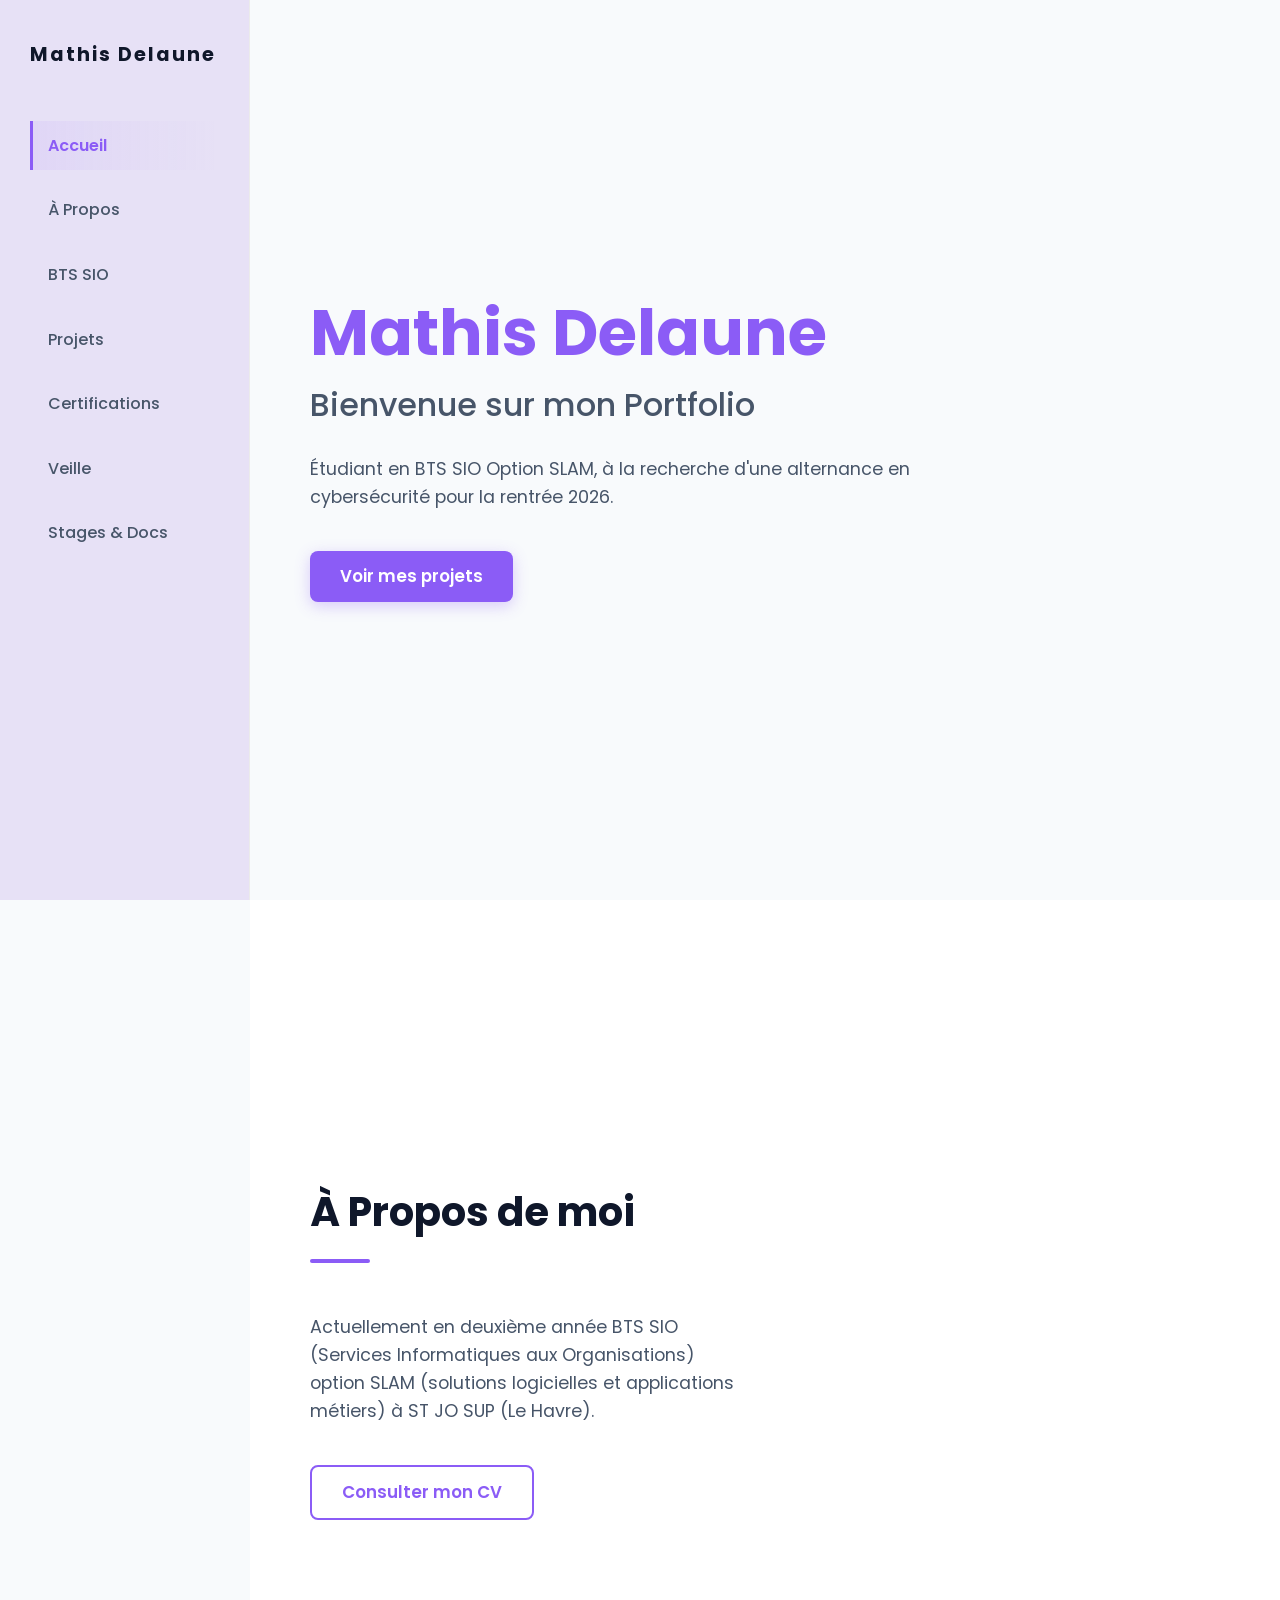
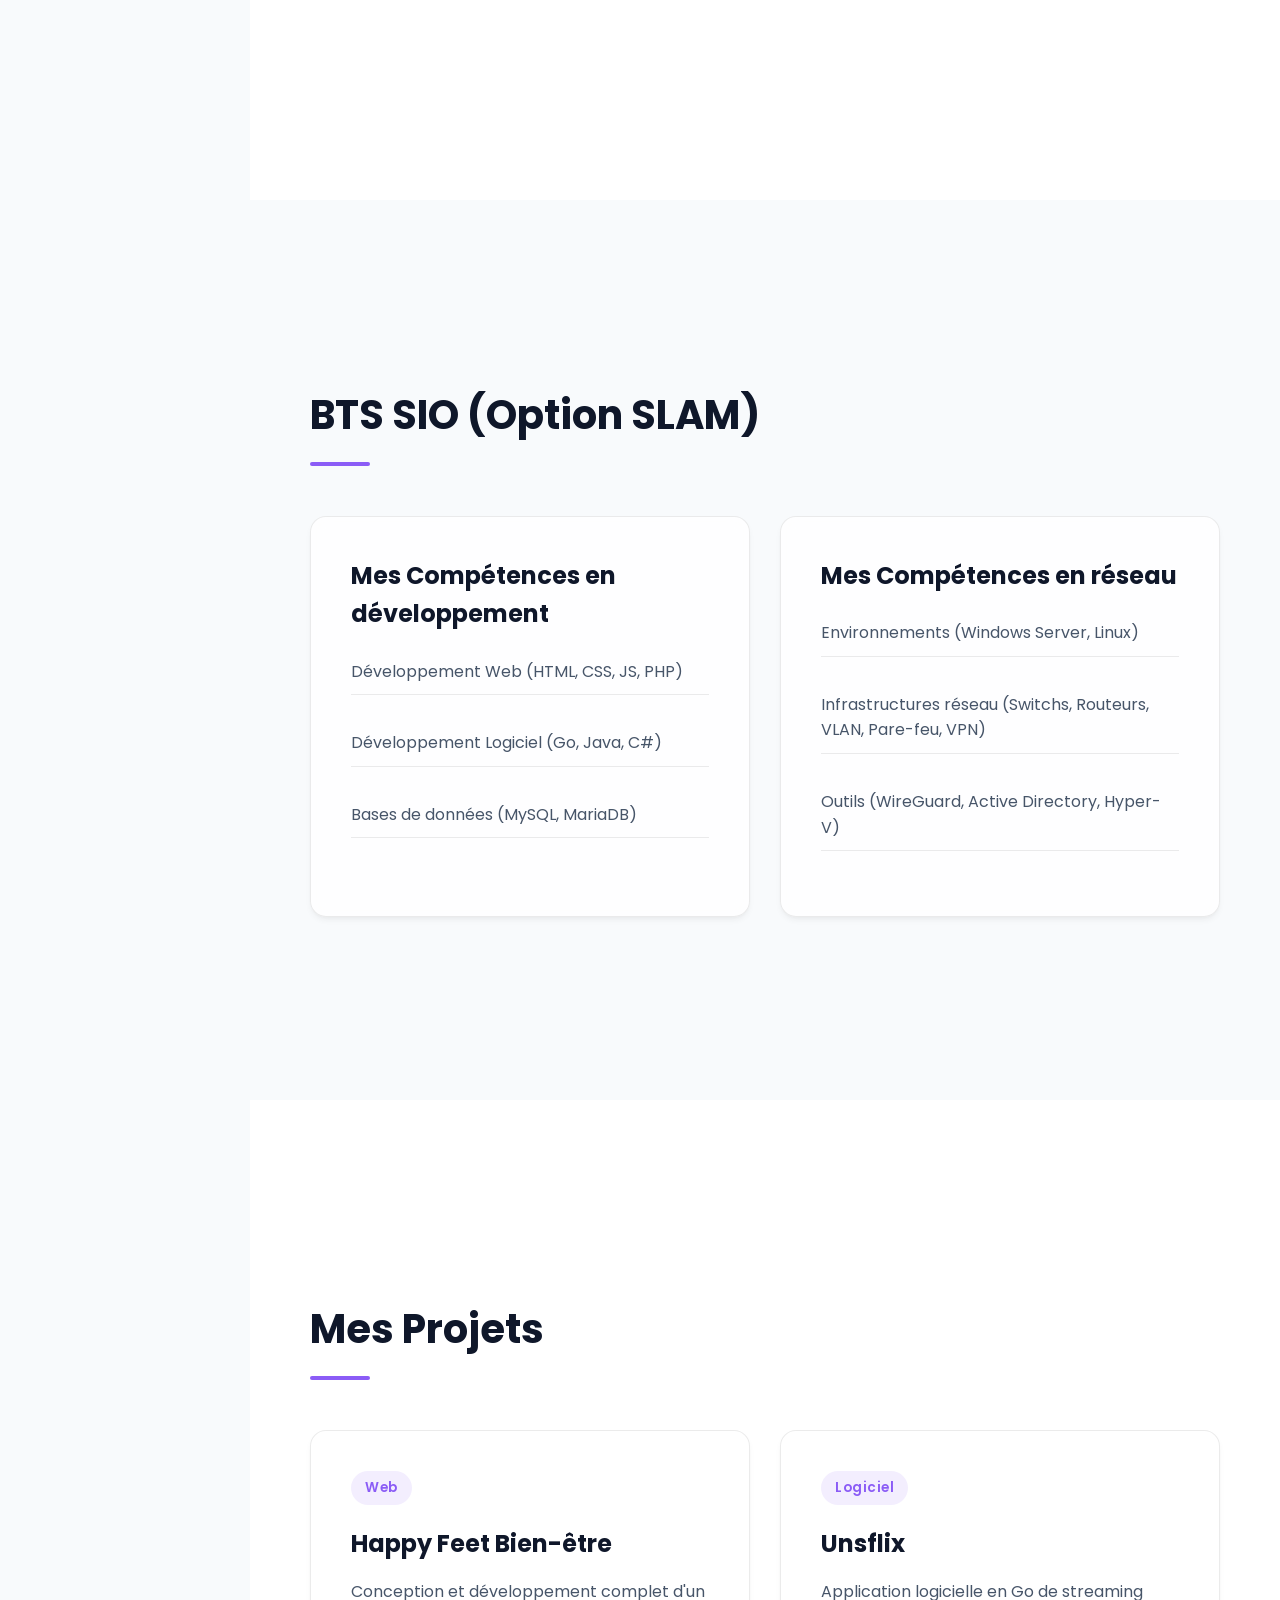
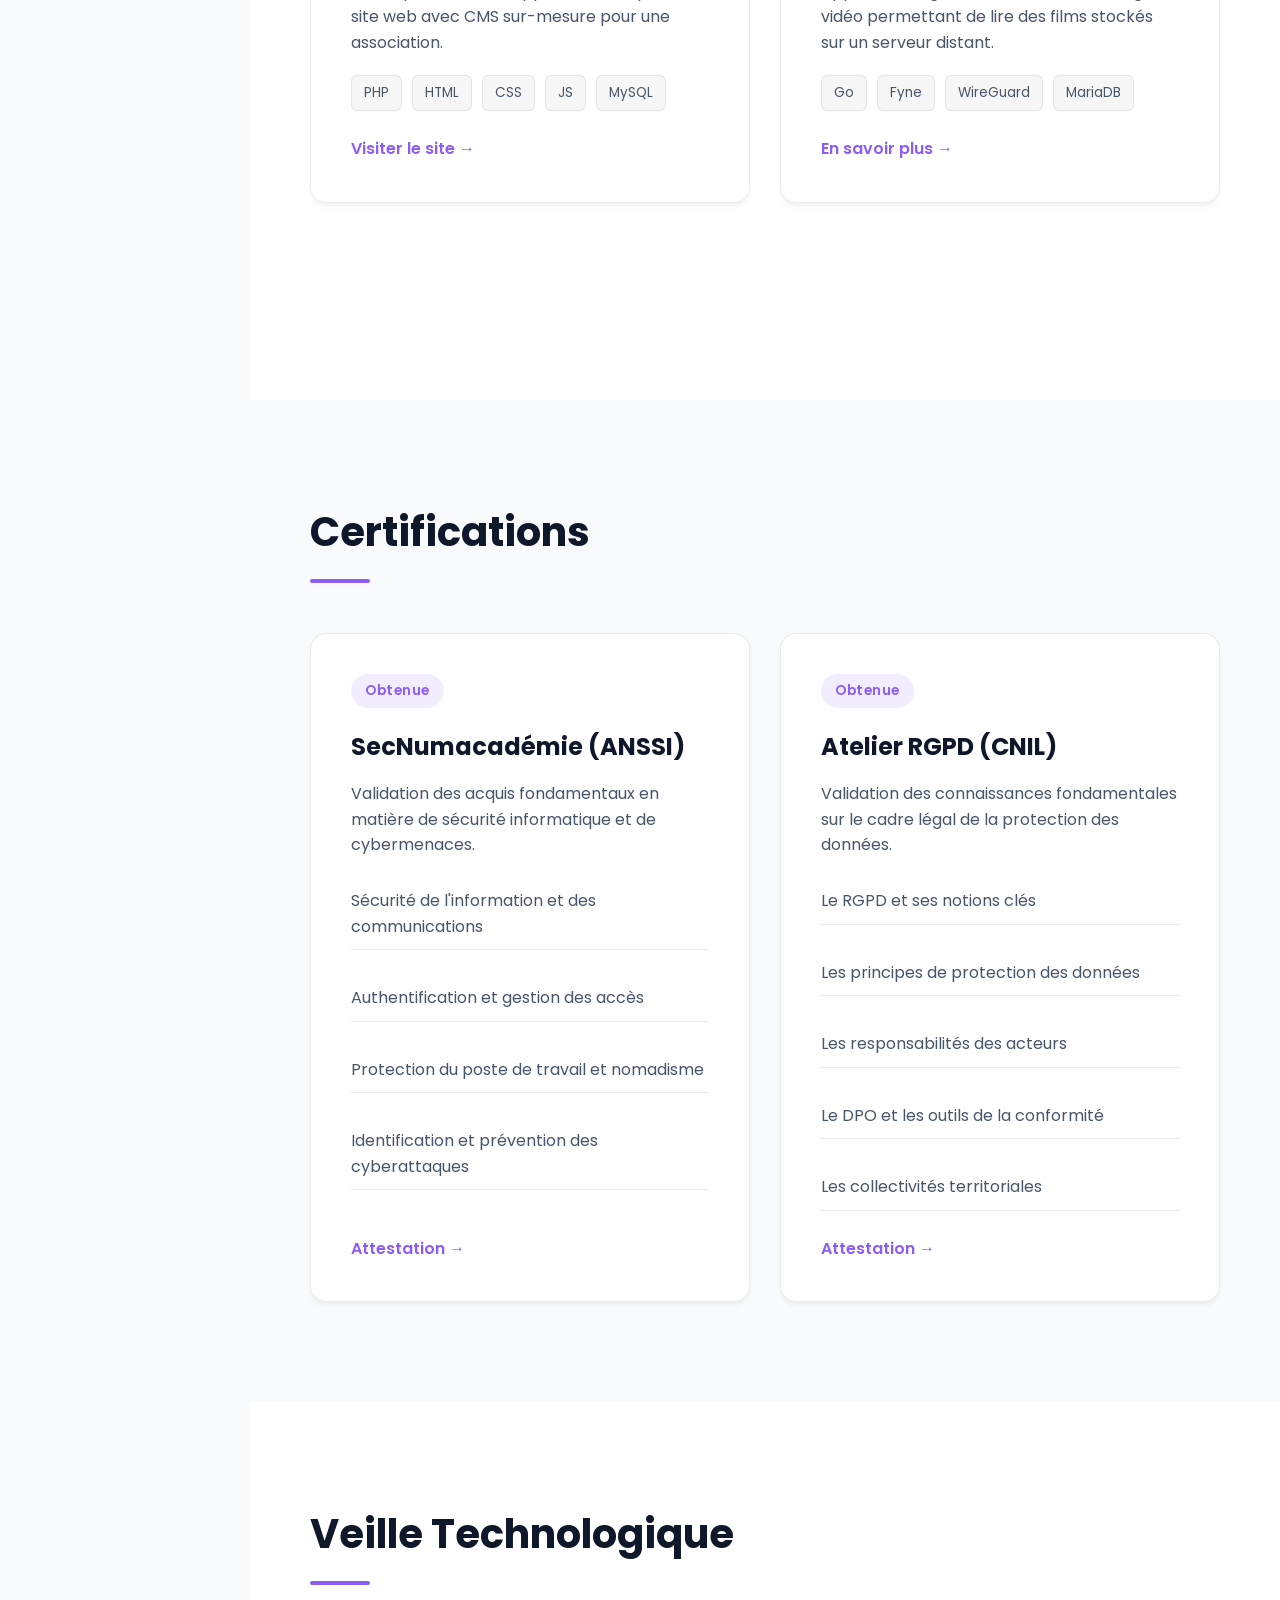
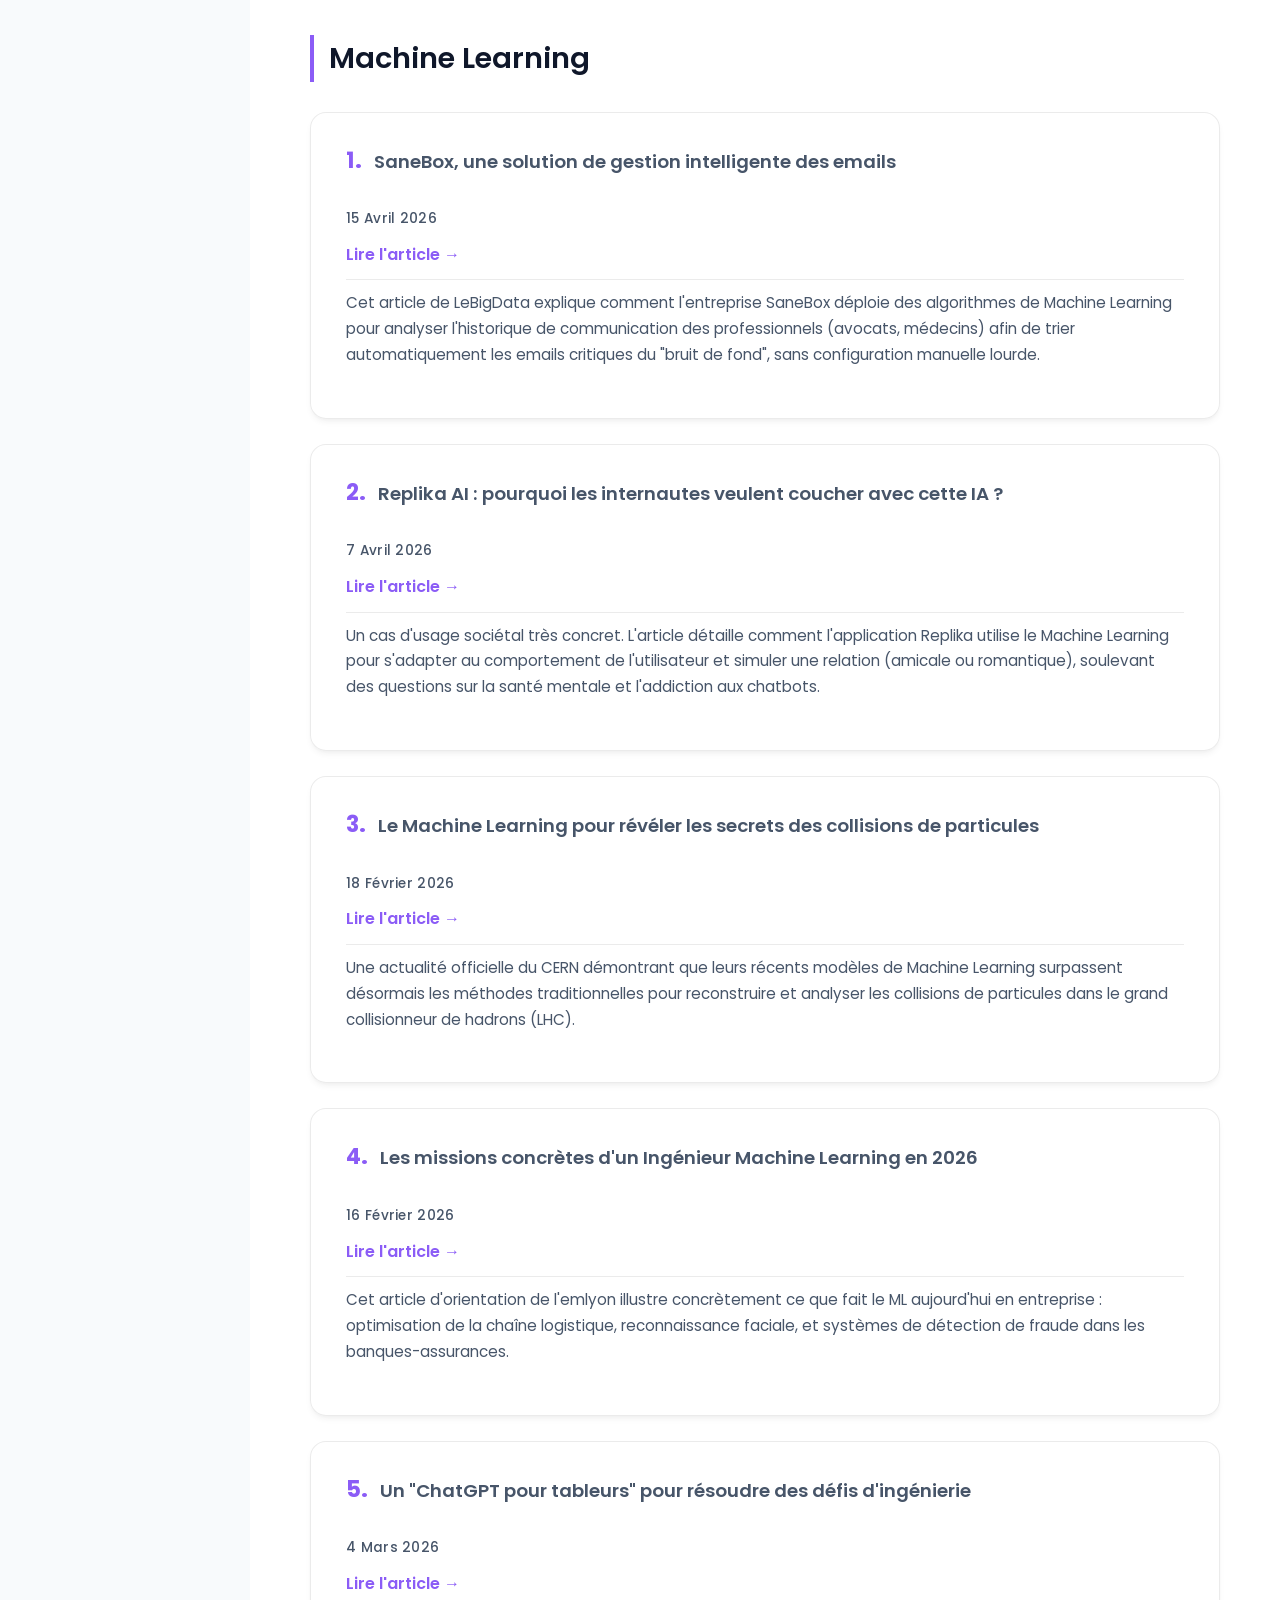
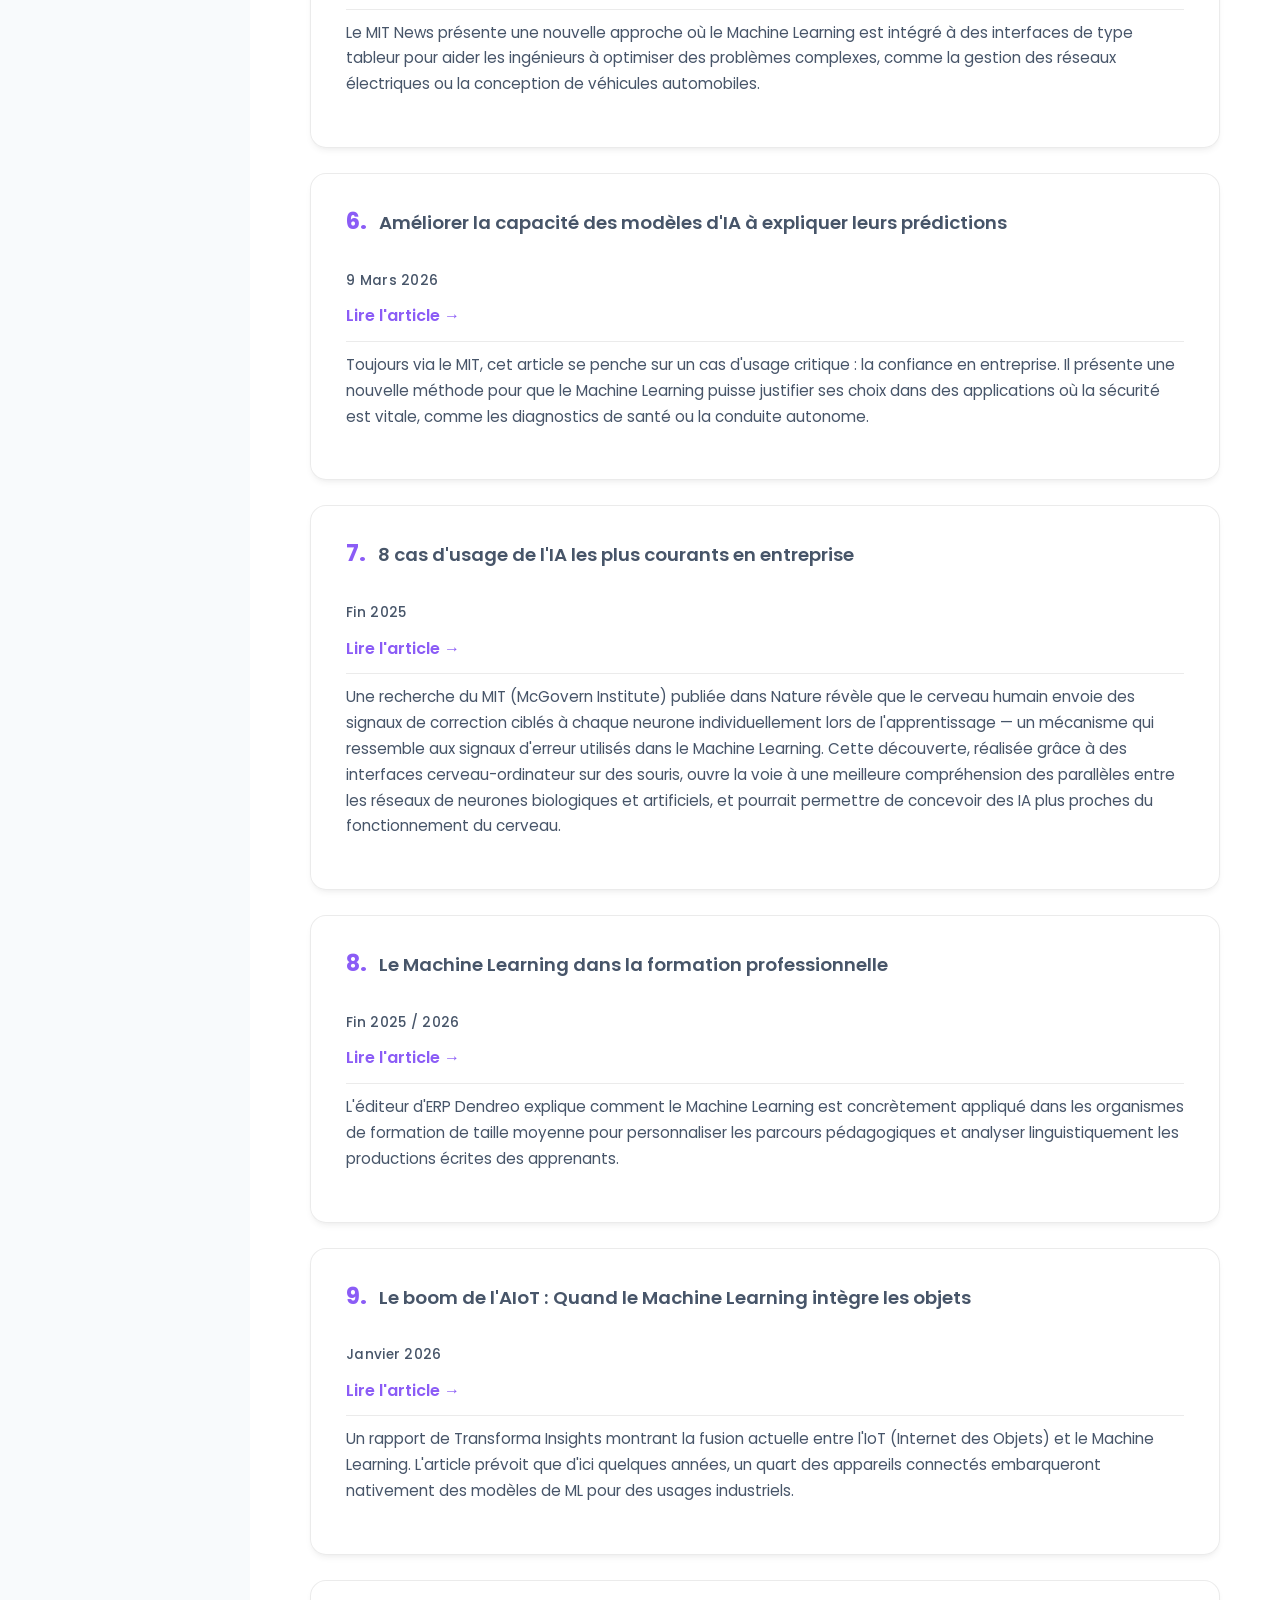
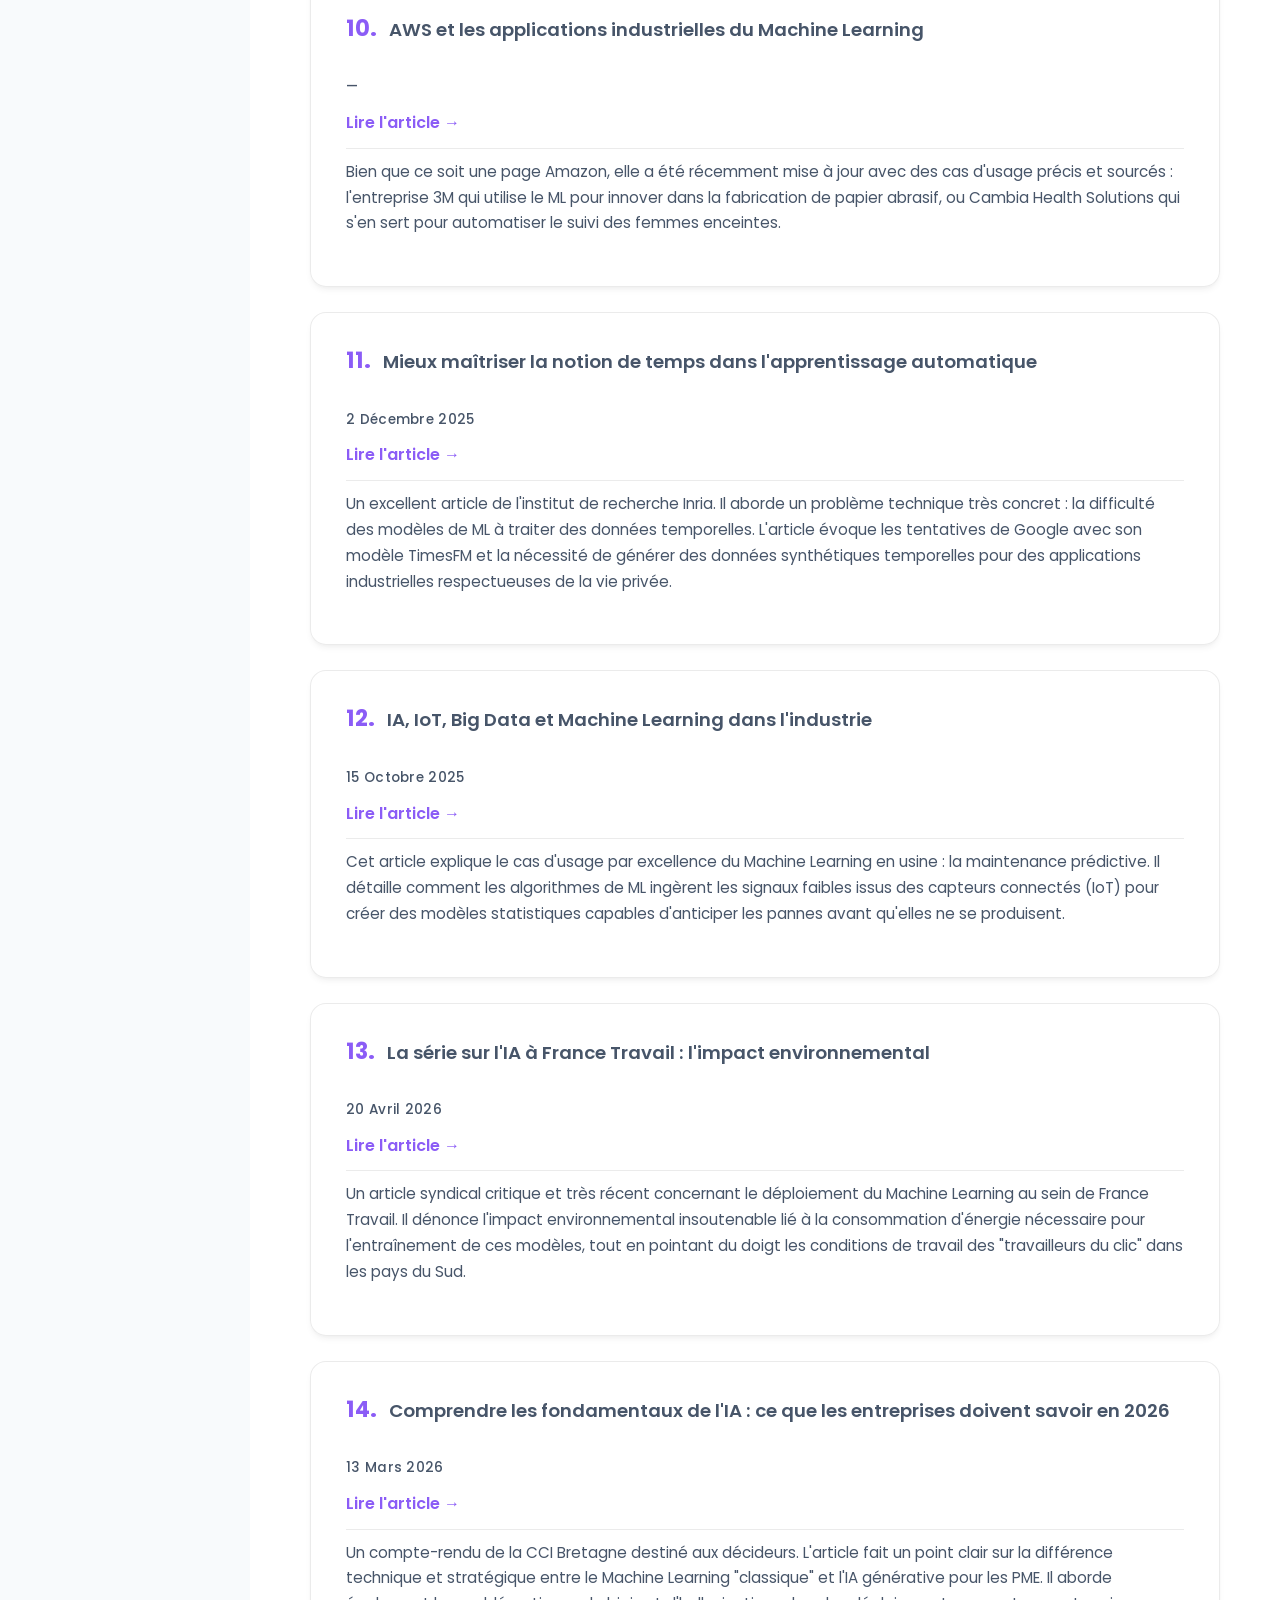
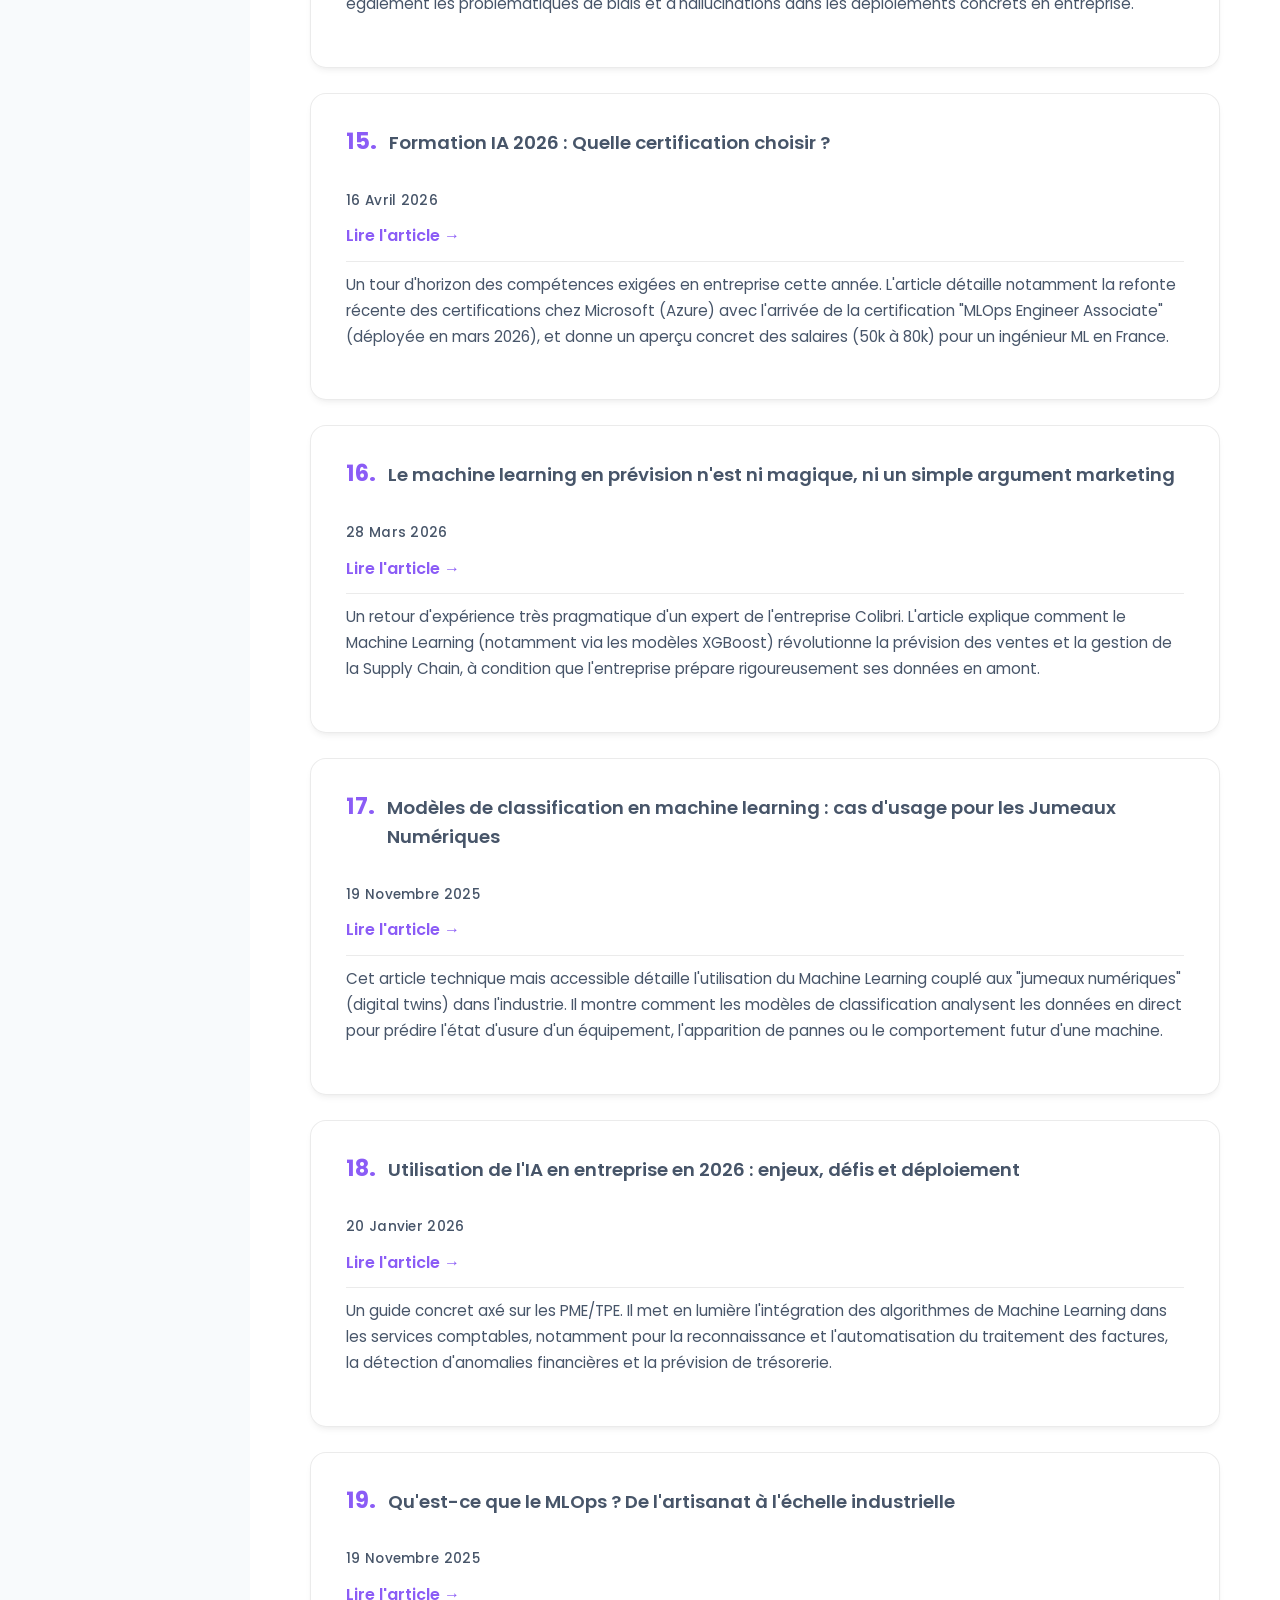
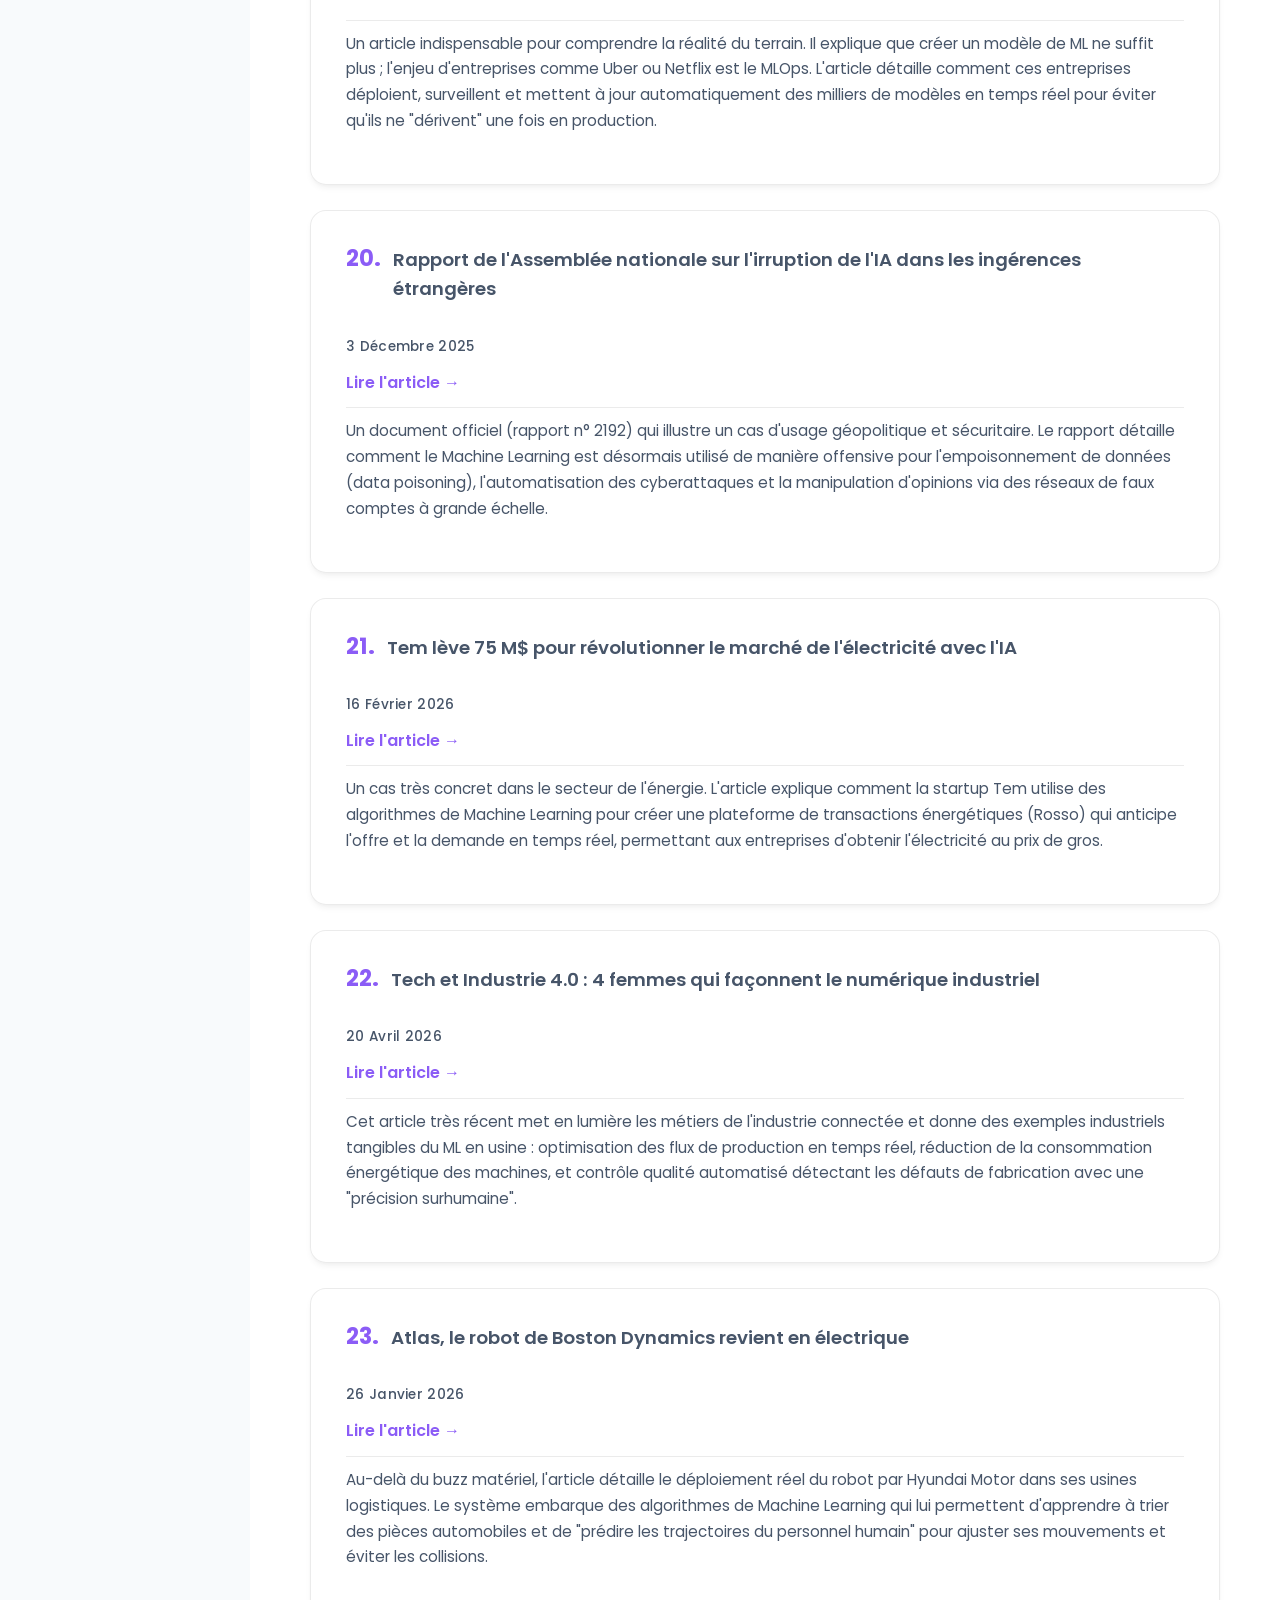
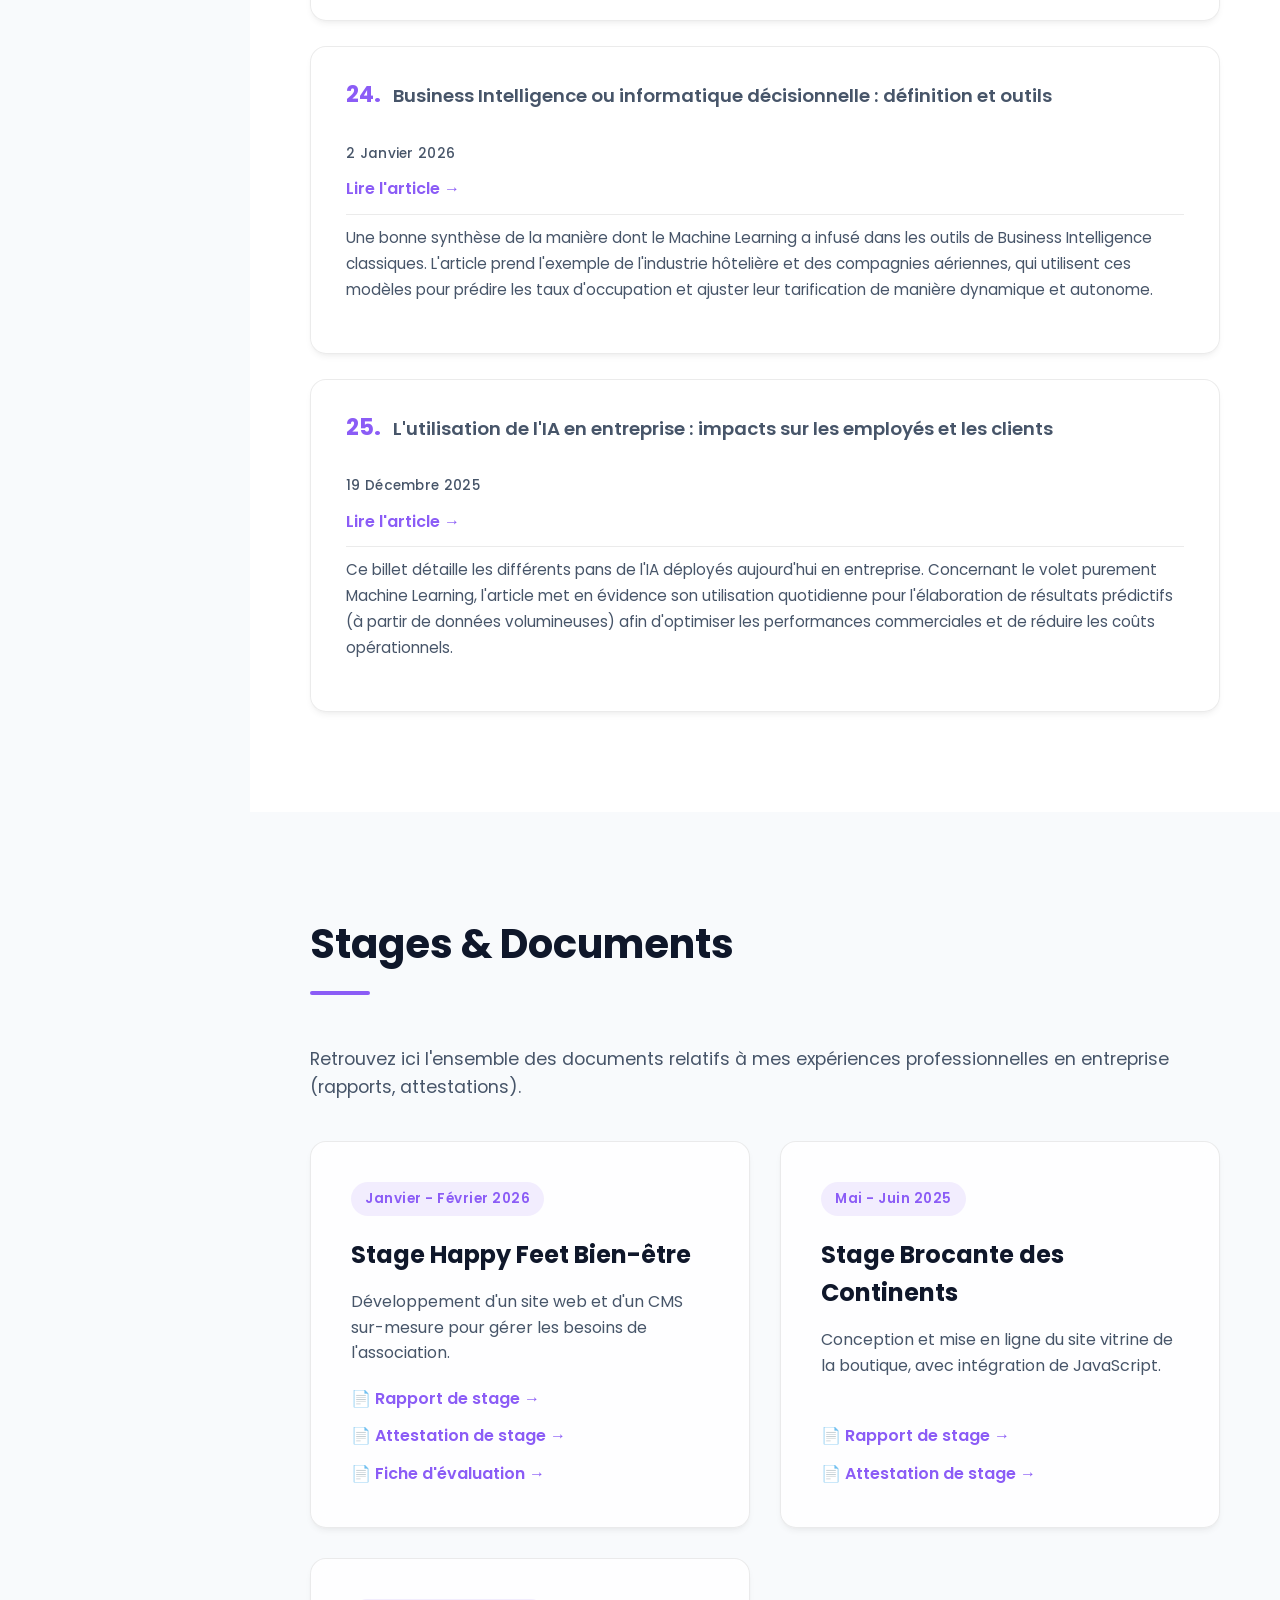
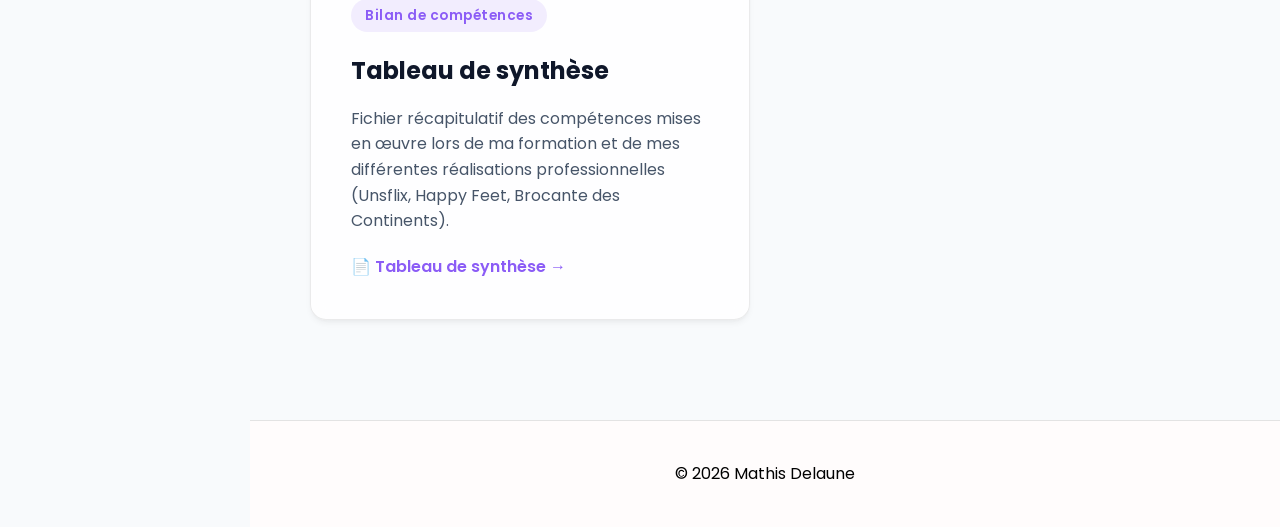
<file: index.html>
<!DOCTYPE html>
<html lang="fr">
<head>
    <meta charset="UTF-8">
    <meta name="viewport" content="width=device-width, initial-scale=1.0">
    <title>Mathis Delaune - Portfolio</title>
    <link href="https://fonts.googleapis.com/css2?family=Poppins:wght@300;400;500;600;700&display=swap" rel="stylesheet">
    <link rel="stylesheet" href="style.css">
</head>
<body>

    <nav class="sidebar">
        <div class="nav-content">
            <a href="#accueil" class="logo">Mathis Delaune</a>
            <ul class="nav-links">
                <li><a href="#accueil" class="nav-item">Accueil</a></li>
                <li><a href="#apropos" class="nav-item">À Propos</a></li>
                <li><a href="#bts" class="nav-item">BTS SIO</a></li>
                <li><a href="#projets" class="nav-item">Projets</a></li>
                <li><a href="#certifications" class="nav-item">Certifications</a></li>
                <li><a href="#veille" class="nav-item">Veille</a></li>
                <li><a href="#stages" class="nav-item">Stages & Docs</a></li>
            </ul>
        </div>
    </nav>

    <main class="main-content">
        <section id="accueil" class="hero section">
            <div class="hero-content">
                <h1><span class="highlight">Mathis Delaune</span></h1>
                <h2>Bienvenue sur mon Portfolio </h2>
                <p>Étudiant en BTS SIO Option SLAM, à la recherche d'une alternance en cybersécurité pour la rentrée 2026.</p>
                <a href="#projets" class="btn-primary">Voir mes projets</a>
            </div>
        </section>

        <section id="apropos" class="section alt-bg">
            <h2 class="section-title">À Propos de moi</h2>
            <div class="about-grid">
                <div class="about-text">
                    <p>
                        Actuellement en deuxième année BTS SIO (Services
                        Informatiques aux Organisations) option SLAM (solutions
                        logicielles et applications métiers) à ST JO SUP (Le Havre).
                    </p>
                    <a href="Ressources/Dl/CvMathisDelaune.pdf" target="_blank" class="btn-secondary">Consulter mon CV</a>
                </div>
                
            </div>
        </section>
        <section id="bts" class="section">
            <h2 class="section-title">BTS SIO (Option SLAM)</h2>
    
            <div class="cards-grid">
                <div class="glass-card">
                    <h3>Mes Compétences en développement</h3>
                    <ul class="clean-list">
                        <li>Développement Web (HTML, CSS, JS, PHP)</li>
                     <li>Développement Logiciel (Go, Java, C#)</li>
                       <li>Bases de données (MySQL, MariaDB)</li>
                    </ul>
                </div>
        
                <div class="glass-card">
                    <h3>Mes Compétences en réseau</h3>
                    <ul class="clean-list">
                        <li>Environnements (Windows Server, Linux)</li>
                        <li>Infrastructures réseau (Switchs, Routeurs, VLAN, Pare-feu, VPN)</li>
                        <li>Outils (WireGuard, Active Directory, Hyper-V)</li>
                    </ul>
                </div>
            </div> </section>

        <section id="projets" class="section alt-bg">
            <h2 class="section-title">Mes Projets</h2>
            <div class="cards-grid">
                <div class="glass-card project-card">
                    <span class="badge">Web</span>
                    <h3>Happy Feet Bien-être</h3>
                    <p>Conception et développement complet d'un site web avec CMS sur-mesure pour une association.</p>
                    <div class="tech-tags">
                        <span>PHP</span><span>HTML</span><span>CSS</span><span>JS</span><span>MySQL</span>
                    </div>
                    <a href="https://www.happyfeetbienetre.ovh/" target="_blank" class="project-link">Visiter le site →</a>
                </div>

                <div class="glass-card project-card">
                    <span class="badge">Logiciel</span>
                    <h3>Unsflix</h3>
                    <p>Application logicielle en Go de streaming vidéo permettant de lire des films stockés sur un serveur distant.</p>
                    <div class="tech-tags">
                        <span>Go</span><span>Fyne</span><span>WireGuard</span><span>MariaDB</span>
                    </div>
                    <a href="unsflix.html" class="project-link">En savoir plus →</a>
                </div>
            </div>
        </section>

        <section id="certifications" class="section">
            <h2 class="section-title">Certifications</h2>
            <div class="cards-grid">
                <div class="glass-card">
                    <span class="badge">Obtenue</span>
                    <h3>SecNumacadémie (ANSSI)</h3>
                    <p>Validation des acquis fondamentaux en matière de sécurité informatique et de cybermenaces.</p>
                    <ul class="clean-list">
                        <li>Sécurité de l'information et des communications</li>
                        <li>Authentification et gestion des accès</li>
                        <li>Protection du poste de travail et nomadisme</li>
                        <li>Identification et prévention des cyberattaques</li>
                    </ul>
                    <a href="Ressources/Dl/AttestationSecNumMathisDelaune.pdf" download="AttestationSecNumMathisDelaune.pdf" class="project-link">Attestation →</a>
                </div>
                <div class="glass-card">
                    <span class="badge">Obtenue</span>
                    <h3>Atelier RGPD (CNIL)</h3>
                    <p>Validation des connaissances fondamentales sur le cadre légal de la protection des données.</p>
                    <ul class="clean-list">
                        <li>Le RGPD et ses notions clés</li>
                        <li>Les principes de protection des données</li>
                        <li>Les responsabilités des acteurs</li>
                        <li>Le DPO et les outils de la conformité</li>
                        <li>Les collectivités territoriales</li>
                    </ul>
                    <a href="Ressources/Dl/attestationsMathisDelauneRGPD.zip" download="attestationsMathisDelauneRGPD.zip" class="project-link">Attestation →</a>
                </div>
            </div>
        </section>
        <section id="veille" class="section alt-bg">
            <h2 class="section-title">Veille Technologique</h2>
            <div class="veille-topic">
                <h3 class="veille-topic-title">Machine Learning</h3>
                <div class="veille-articles">

                    <div class="glass-card veille-card">
                        <div class="veille-header">
                            <span class="veille-number">1.</span>
                            <p class="veille-article-title">SaneBox, une solution de gestion intelligente des emails</p>
                        </div>
                        <span class="veille-date">15 Avril 2026</span>
                        <a href="https://www.lebigdata.fr/sanebox-solution-de-gestion-intelligente-des-emails" target="_blank" class="project-link veille-link">Lire l'article →</a>
                        <p class="veille-summary">Cet article de LeBigData explique comment l'entreprise SaneBox déploie des algorithmes de Machine Learning pour analyser l'historique de communication des professionnels (avocats, médecins) afin de trier automatiquement les emails critiques du "bruit de fond", sans configuration manuelle lourde.</p>
                    </div>

                    <div class="glass-card veille-card">
                        <div class="veille-header">
                            <span class="veille-number">2.</span>
                            <p class="veille-article-title">Replika AI : pourquoi les internautes veulent coucher avec cette IA ?</p>
                        </div>
                        <span class="veille-date">7 Avril 2026</span>
                        <a href="https://www.lebigdata.fr/replika-ai-tout-savoir" target="_blank" class="project-link veille-link">Lire l'article →</a>
                        <p class="veille-summary">Un cas d'usage sociétal très concret. L'article détaille comment l'application Replika utilise le Machine Learning pour s'adapter au comportement de l'utilisateur et simuler une relation (amicale ou romantique), soulevant des questions sur la santé mentale et l'addiction aux chatbots.</p>
                    </div>

                    <div class="glass-card veille-card">
                        <div class="veille-header">
                            <span class="veille-number">3.</span>
                            <p class="veille-article-title">Le Machine Learning pour révéler les secrets des collisions de particules</p>
                        </div>
                        <span class="veille-date">18 Février 2026</span>
                        <a href="https://home.cern/news/news/physics/machine-learning-reveal-more-about-lhc-particle-collisions" target="_blank" class="project-link veille-link">Lire l'article →</a>
                        <p class="veille-summary">Une actualité officielle du CERN démontrant que leurs récents modèles de Machine Learning surpassent désormais les méthodes traditionnelles pour reconstruire et analyser les collisions de particules dans le grand collisionneur de hadrons (LHC).</p>
                    </div>

                    <div class="glass-card veille-card">
                        <div class="veille-header">
                            <span class="veille-number">4.</span>
                            <p class="veille-article-title">Les missions concrètes d'un Ingénieur Machine Learning en 2026</p>
                        </div>
                        <span class="veille-date">16 Février 2026</span>
                        <a href="https://em-lyon.com/fr/etudiant/guides/metiers/ingenieur-machine-learning" target="_blank" class="project-link veille-link">Lire l'article →</a>
                        <p class="veille-summary">Cet article d'orientation de l'emlyon illustre concrètement ce que fait le ML aujourd'hui en entreprise : optimisation de la chaîne logistique, reconnaissance faciale, et systèmes de détection de fraude dans les banques-assurances.</p>
                    </div>

                    <div class="glass-card veille-card">
                        <div class="veille-header">
                            <span class="veille-number">5.</span>
                            <p class="veille-article-title">Un "ChatGPT pour tableurs" pour résoudre des défis d'ingénierie</p>
                        </div>
                        <span class="veille-date">4 Mars 2026</span>
                        <a href="https://news.mit.edu/2026/chatgpt-spreadsheets-helps-solve-difficult-engineering-challenges-faster-0304" target="_blank" class="project-link veille-link">Lire l'article →</a>
                        <p class="veille-summary">Le MIT News présente une nouvelle approche où le Machine Learning est intégré à des interfaces de type tableur pour aider les ingénieurs à optimiser des problèmes complexes, comme la gestion des réseaux électriques ou la conception de véhicules automobiles.</p>
                    </div>

                    <div class="glass-card veille-card">
                        <div class="veille-header">
                            <span class="veille-number">6.</span>
                            <p class="veille-article-title">Améliorer la capacité des modèles d'IA à expliquer leurs prédictions</p>
                        </div>
                        <span class="veille-date">9 Mars 2026</span>
                        <a href="https://news.mit.edu/2026/neurons-receive-precisely-tailored-teaching-signals-as-we-learn-0309" target="_blank" class="project-link veille-link">Lire l'article →</a>
                        <p class="veille-summary">Toujours via le MIT, cet article se penche sur un cas d'usage critique : la confiance en entreprise. Il présente une nouvelle méthode pour que le Machine Learning puisse justifier ses choix dans des applications où la sécurité est vitale, comme les diagnostics de santé ou la conduite autonome.</p>
                    </div>

                    <div class="glass-card veille-card">
                        <div class="veille-header">
                            <span class="veille-number">7.</span>
                            <p class="veille-article-title">8 cas d'usage de l'IA les plus courants en entreprise</p>
                        </div>
                        <span class="veille-date">Fin 2025</span>
                        <a href="https://bigmedia.bpifrance.fr/nos-dossiers/8-cas-dusage-de-lia-les-plus-courants-en-entreprise" target="_blank" class="project-link veille-link">Lire l'article →</a>
                        <p class="veille-summary">Une recherche du MIT (McGovern Institute) publiée dans Nature révèle que le cerveau humain envoie des signaux de correction ciblés à chaque neurone individuellement lors de l'apprentissage — un mécanisme qui ressemble aux signaux d'erreur utilisés dans le Machine Learning. Cette découverte, réalisée grâce à des interfaces cerveau-ordinateur sur des souris, ouvre la voie à une meilleure compréhension des parallèles entre les réseaux de neurones biologiques et artificiels, et pourrait permettre de concevoir des IA plus proches du fonctionnement du cerveau.</p>
                    </div>

                    <div class="glass-card veille-card">
                        <div class="veille-header">
                            <span class="veille-number">8.</span>
                            <p class="veille-article-title">Le Machine Learning dans la formation professionnelle</p>
                        </div>
                        <span class="veille-date">Fin 2025 / 2026</span>
                        <a href="https://www.dendreo.com/lexique/machine-learning-definition" target="_blank" class="project-link veille-link">Lire l'article →</a>
                        <p class="veille-summary">L'éditeur d'ERP Dendreo explique comment le Machine Learning est concrètement appliqué dans les organismes de formation de taille moyenne pour personnaliser les parcours pédagogiques et analyser linguistiquement les productions écrites des apprenants.</p>
                    </div>

                    <div class="glass-card veille-card">
                        <div class="veille-header">
                            <span class="veille-number">9.</span>
                            <p class="veille-article-title">Le boom de l'AIoT : Quand le Machine Learning intègre les objets</p>
                        </div>
                        <span class="veille-date">Janvier 2026</span>
                        <a href="https://transformainsights.com/ai-machine-learning" target="_blank" class="project-link veille-link">Lire l'article →</a>
                        <p class="veille-summary">Un rapport de Transforma Insights montrant la fusion actuelle entre l'IoT (Internet des Objets) et le Machine Learning. L'article prévoit que d'ici quelques années, un quart des appareils connectés embarqueront nativement des modèles de ML pour des usages industriels.</p>
                    </div>

                    <div class="glass-card veille-card">
                        <div class="veille-header">
                            <span class="veille-number">10.</span>
                            <p class="veille-article-title">AWS et les applications industrielles du Machine Learning</p>
                        </div>
                        <span class="veille-date">—</span>
                        <a href="https://aws.amazon.com/fr/what-is/machine-learning/" target="_blank" class="project-link veille-link">Lire l'article →</a>
                        <p class="veille-summary">Bien que ce soit une page Amazon, elle a été récemment mise à jour avec des cas d'usage précis et sourcés : l'entreprise 3M qui utilise le ML pour innover dans la fabrication de papier abrasif, ou Cambia Health Solutions qui s'en sert pour automatiser le suivi des femmes enceintes.</p>
                    </div>

                    <div class="glass-card veille-card">
                        <div class="veille-header">
                            <span class="veille-number">11.</span>
                            <p class="veille-article-title">Mieux maîtriser la notion de temps dans l'apprentissage automatique</p>
                        </div>
                        <span class="veille-date">2 Décembre 2025</span>
                        <a href="https://www.inria.fr/fr/ia-apprentissage-automatique-malt-rennes" target="_blank" class="project-link veille-link">Lire l'article →</a>
                        <p class="veille-summary">Un excellent article de l'institut de recherche Inria. Il aborde un problème technique très concret : la difficulté des modèles de ML à traiter des données temporelles. L'article évoque les tentatives de Google avec son modèle TimesFM et la nécessité de générer des données synthétiques temporelles pour des applications industrielles respectueuses de la vie privée.</p>
                    </div>

                    <div class="glass-card veille-card">
                        <div class="veille-header">
                            <span class="veille-number">12.</span>
                            <p class="veille-article-title">IA, IoT, Big Data et Machine Learning dans l'industrie</p>
                        </div>
                        <span class="veille-date">15 Octobre 2025</span>
                        <a href="https://www.divalto.com/ia-iot-big-data-machine-learning-dans-lindustrie/" target="_blank" class="project-link veille-link">Lire l'article →</a>
                        <p class="veille-summary">Cet article explique le cas d'usage par excellence du Machine Learning en usine : la maintenance prédictive. Il détaille comment les algorithmes de ML ingèrent les signaux faibles issus des capteurs connectés (IoT) pour créer des modèles statistiques capables d'anticiper les pannes avant qu'elles ne se produisent.</p>
                    </div>

                    <div class="glass-card veille-card">
                        <div class="veille-header">
                            <span class="veille-number">13.</span>
                            <p class="veille-article-title">La série sur l'IA à France Travail : l'impact environnemental</p>
                        </div>
                        <span class="veille-date">20 Avril 2026</span>
                        <a href="https://solidaires.org/sinformer-et-agir/actualites-et-mobilisations/sectorielles/la-serie-sur-lia-a-france-travail/" target="_blank" class="project-link veille-link">Lire l'article →</a>
                        <p class="veille-summary">Un article syndical critique et très récent concernant le déploiement du Machine Learning au sein de France Travail. Il dénonce l'impact environnemental insoutenable lié à la consommation d'énergie nécessaire pour l'entraînement de ces modèles, tout en pointant du doigt les conditions de travail des "travailleurs du clic" dans les pays du Sud.</p>
                    </div>

                    <div class="glass-card veille-card">
                        <div class="veille-header">
                            <span class="veille-number">14.</span>
                            <p class="veille-article-title">Comprendre les fondamentaux de l'IA : ce que les entreprises doivent savoir en 2026</p>
                        </div>
                        <span class="veille-date">13 Mars 2026</span>
                        <a href="https://www.bretagne.cci.fr/blog/comprendre-les-fondamentaux-de-lia-ce-que-les-entreprises-doivent-savoir-en-2026-0" target="_blank" class="project-link veille-link">Lire l'article →</a>
                        <p class="veille-summary">Un compte-rendu de la CCI Bretagne destiné aux décideurs. L'article fait un point clair sur la différence technique et stratégique entre le Machine Learning "classique" et l'IA générative pour les PME. Il aborde également les problématiques de biais et d'hallucinations dans les déploiements concrets en entreprise.</p>
                    </div>

                    <div class="glass-card veille-card">
                        <div class="veille-header">
                            <span class="veille-number">15.</span>
                            <p class="veille-article-title">Formation IA 2026 : Quelle certification choisir ?</p>
                        </div>
                        <span class="veille-date">16 Avril 2026</span>
                        <a href="https://www.elitek.fr/post/formation-ia-certification-2026" target="_blank" class="project-link veille-link">Lire l'article →</a>
                        <p class="veille-summary">Un tour d'horizon des compétences exigées en entreprise cette année. L'article détaille notamment la refonte récente des certifications chez Microsoft (Azure) avec l'arrivée de la certification "MLOps Engineer Associate" (déployée en mars 2026), et donne un aperçu concret des salaires (50k à 80k) pour un ingénieur ML en France.</p>
                    </div>

                    <div class="glass-card veille-card">
                        <div class="veille-header">
                            <span class="veille-number">16.</span>
                            <p class="veille-article-title">Le machine learning en prévision n'est ni magique, ni un simple argument marketing</p>
                        </div>
                        <span class="veille-date">28 Mars 2026</span>
                        <a href="https://presseagence.fr/paris-mehdi-kharab-le-machine-learning-en-prevision-nest-ni-magique-ni-un-simple-argument-marketing/" target="_blank" class="project-link veille-link">Lire l'article →</a>
                        <p class="veille-summary">Un retour d'expérience très pragmatique d'un expert de l'entreprise Colibri. L'article explique comment le Machine Learning (notamment via les modèles XGBoost) révolutionne la prévision des ventes et la gestion de la Supply Chain, à condition que l'entreprise prépare rigoureusement ses données en amont.</p>
                    </div>

                    <div class="glass-card veille-card">
                        <div class="veille-header">
                            <span class="veille-number">17.</span>
                            <p class="veille-article-title">Modèles de classification en machine learning : cas d'usage pour les Jumeaux Numériques</p>
                        </div>
                        <span class="veille-date">19 Novembre 2025</span>
                        <a href="https://www.immersia.eu/fr/ressources/blog/modeles-de-classification-en-machine-learning-cas-dusage-et-bonnes-pratiques" target="_blank" class="project-link veille-link">Lire l'article →</a>
                        <p class="veille-summary">Cet article technique mais accessible détaille l'utilisation du Machine Learning couplé aux "jumeaux numériques" (digital twins) dans l'industrie. Il montre comment les modèles de classification analysent les données en direct pour prédire l'état d'usure d'un équipement, l'apparition de pannes ou le comportement futur d'une machine.</p>
                    </div>

                    <div class="glass-card veille-card">
                        <div class="veille-header">
                            <span class="veille-number">18.</span>
                            <p class="veille-article-title">Utilisation de l'IA en entreprise en 2026 : enjeux, défis et déploiement</p>
                        </div>
                        <span class="veille-date">20 Janvier 2026</span>
                        <a href="https://www.cabinet-mosselmans.com/utilisation-de-lia-en-entreprise/" target="_blank" class="project-link veille-link">Lire l'article →</a>
                        <p class="veille-summary">Un guide concret axé sur les PME/TPE. Il met en lumière l'intégration des algorithmes de Machine Learning dans les services comptables, notamment pour la reconnaissance et l'automatisation du traitement des factures, la détection d'anomalies financières et la prévision de trésorerie.</p>
                    </div>

                    <div class="glass-card veille-card">
                        <div class="veille-header">
                            <span class="veille-number">19.</span>
                            <p class="veille-article-title">Qu'est-ce que le MLOps ? De l'artisanat à l'échelle industrielle</p>
                        </div>
                        <span class="veille-date">19 Novembre 2025</span>
                        <a href="https://larevueia.fr/quest-ce-que-le-mlops/" target="_blank" class="project-link veille-link">Lire l'article →</a>
                        <p class="veille-summary">Un article indispensable pour comprendre la réalité du terrain. Il explique que créer un modèle de ML ne suffit plus ; l'enjeu d'entreprises comme Uber ou Netflix est le MLOps. L'article détaille comment ces entreprises déploient, surveillent et mettent à jour automatiquement des milliers de modèles en temps réel pour éviter qu'ils ne "dérivent" une fois en production.</p>
                    </div>

                    <div class="glass-card veille-card">
                        <div class="veille-header">
                            <span class="veille-number">20.</span>
                            <p class="veille-article-title">Rapport de l'Assemblée nationale sur l'irruption de l'IA dans les ingérences étrangères</p>
                        </div>
                        <span class="veille-date">3 Décembre 2025</span>
                        <a href="https://www.assemblee-nationale.fr/dyn/17/rapports/cion_afetr/l17b2192_rapport-information" target="_blank" class="project-link veille-link">Lire l'article →</a>
                        <p class="veille-summary">Un document officiel (rapport n° 2192) qui illustre un cas d'usage géopolitique et sécuritaire. Le rapport détaille comment le Machine Learning est désormais utilisé de manière offensive pour l'empoisonnement de données (data poisoning), l'automatisation des cyberattaques et la manipulation d'opinions via des réseaux de faux comptes à grande échelle.</p>
                    </div>

                    <div class="glass-card veille-card">
                        <div class="veille-header">
                            <span class="veille-number">21.</span>
                            <p class="veille-article-title">Tem lève 75 M$ pour révolutionner le marché de l'électricité avec l'IA</p>
                        </div>
                        <span class="veille-date">16 Février 2026</span>
                        <a href="https://www.lebigdata.fr/tem-leve-75-m-pour-revolutionner-le-marche-de-lelectricite-avec-lia" target="_blank" class="project-link veille-link">Lire l'article →</a>
                        <p class="veille-summary">Un cas très concret dans le secteur de l'énergie. L'article explique comment la startup Tem utilise des algorithmes de Machine Learning pour créer une plateforme de transactions énergétiques (Rosso) qui anticipe l'offre et la demande en temps réel, permettant aux entreprises d'obtenir l'électricité au prix de gros.</p>
                    </div>

                    <div class="glass-card veille-card">
                        <div class="veille-header">
                            <span class="veille-number">22.</span>
                            <p class="veille-article-title">Tech et Industrie 4.0 : 4 femmes qui façonnent le numérique industriel</p>
                        </div>
                        <span class="veille-date">20 Avril 2026</span>
                        <a href="https://www.francetravail.fr/actualites/a-laffiche/2026/tech-et-industrie-4-0-4-femmes-q.html" target="_blank" class="project-link veille-link">Lire l'article →</a>
                        <p class="veille-summary">Cet article très récent met en lumière les métiers de l'industrie connectée et donne des exemples industriels tangibles du ML en usine : optimisation des flux de production en temps réel, réduction de la consommation énergétique des machines, et contrôle qualité automatisé détectant les défauts de fabrication avec une "précision surhumaine".</p>
                    </div>

                    <div class="glass-card veille-card">
                        <div class="veille-header">
                            <span class="veille-number">23.</span>
                            <p class="veille-article-title">Atlas, le robot de Boston Dynamics revient en électrique</p>
                        </div>
                        <span class="veille-date">26 Janvier 2026</span>
                        <a href="https://www.lebigdata.fr/atlas-le-robot-de-boston-dynamics-revient-en-electrique" target="_blank" class="project-link veille-link">Lire l'article →</a>
                        <p class="veille-summary">Au-delà du buzz matériel, l'article détaille le déploiement réel du robot par Hyundai Motor dans ses usines logistiques. Le système embarque des algorithmes de Machine Learning qui lui permettent d'apprendre à trier des pièces automobiles et de "prédire les trajectoires du personnel humain" pour ajuster ses mouvements et éviter les collisions.</p>
                    </div>

                    <div class="glass-card veille-card">
                        <div class="veille-header">
                            <span class="veille-number">24.</span>
                            <p class="veille-article-title">Business Intelligence ou informatique décisionnelle : définition et outils</p>
                        </div>
                        <span class="veille-date">2 Janvier 2026</span>
                        <a href="https://www.lebigdata.fr/business-intelligence-definition" target="_blank" class="project-link veille-link">Lire l'article →</a>
                        <p class="veille-summary">Une bonne synthèse de la manière dont le Machine Learning a infusé dans les outils de Business Intelligence classiques. L'article prend l'exemple de l'industrie hôtelière et des compagnies aériennes, qui utilisent ces modèles pour prédire les taux d'occupation et ajuster leur tarification de manière dynamique et autonome.</p>
                    </div>

                    <div class="glass-card veille-card">
                        <div class="veille-header">
                            <span class="veille-number">25.</span>
                            <p class="veille-article-title">L'utilisation de l'IA en entreprise : impacts sur les employés et les clients</p>
                        </div>
                        <span class="veille-date">19 Décembre 2025</span>
                        <a href="https://www.nexa.fr/blog/utilisation-de-l-ia-en-entreprise-impacts-sur-les-employes-et-les-clients" target="_blank" class="project-link veille-link">Lire l'article →</a>
                        <p class="veille-summary">Ce billet détaille les différents pans de l'IA déployés aujourd'hui en entreprise. Concernant le volet purement Machine Learning, l'article met en évidence son utilisation quotidienne pour l'élaboration de résultats prédictifs (à partir de données volumineuses) afin d'optimiser les performances commerciales et de réduire les coûts opérationnels.</p>
                    </div>

                </div>
            </div>
        </section>

        <section id="stages" class="section">
            <h2 class="section-title">Stages & Documents</h2>
            <p style="color: var(--text-muted); margin-bottom: 40px; font-size: 1.1em;">
                Retrouvez ici l'ensemble des documents relatifs à mes expériences professionnelles en entreprise (rapports, attestations).
            </p>
            
            <div class="cards-grid">
                
                <!-- Stage 2ème Année -->
                <div class="glass-card">
                    <span class="badge">Janvier - Février 2026</span>
                    <h3>Stage Happy Feet Bien-être</h3>
                    <p>Développement d'un site web et d'un CMS sur-mesure pour gérer les besoins de l'association.</p>
                    <div style="margin-top: auto; display: flex; flex-direction: column; gap: 12px;">
                        <a href="Ressources/Dl/RapportStageBrocanteHFBE.pdf" target="_blank" class="project-link">📄 Rapport de stage →</a>
                        <a href="Ressources/Dl/AttestationStageHFBE.pdf" target="_blank" class="project-link">📄 Attestation de stage →</a>
                        <a href="Ressources/Dl/FicheEvaluation2eAnnee.pdf" target="_blank" class="project-link">📄 Fiche d'évaluation →</a>
                    </div>
                </div>

                <!-- Stage 1ère Année -->
                <div class="glass-card">
                    <span class="badge">Mai - Juin 2025</span>
                    <h3>Stage Brocante des Continents</h3>
                    <p>Conception et mise en ligne du site vitrine de la boutique, avec intégration de JavaScript.</p>
                    <div style="margin-top: auto; display: flex; flex-direction: column; gap: 12px;">
                        <a href="Ressources/Dl/RapportStageBrocanteDesContinents.pdf" target="_blank" class="project-link">📄 Rapport de stage →</a>
                        <a href="Ressources/Dl/AttestationStagePremiereAnnee.pdf" target="_blank" class="project-link">📄 Attestation de stage →</a>
                    </div>
                </div>

               <!-- Tableau de Synthèse -->
                <div class="glass-card">
                    <span class="badge">Bilan de compétences</span>
                    <h3>Tableau de synthèse</h3>
                    <p>Fichier récapitulatif des compétences mises en œuvre lors de ma formation et de mes différentes réalisations professionnelles (Unsflix, Happy Feet, Brocante des Continents).</p>
                    <div style="margin-top: auto; display: flex; flex-direction: column; gap: 12px;">
                        <a href="Ressources/Dl/TableauSyn.xlsx" target="_blank" class="project-link">📄 Tableau de synthèse →</a>
                    </div>
                </div>

            </div>
        </section>

        <footer>
            <p>© 2026 Mathis Delaune</p>
        </footer>
    </main>
    <script src="script.js"></script>
</body>
</html>
</file>
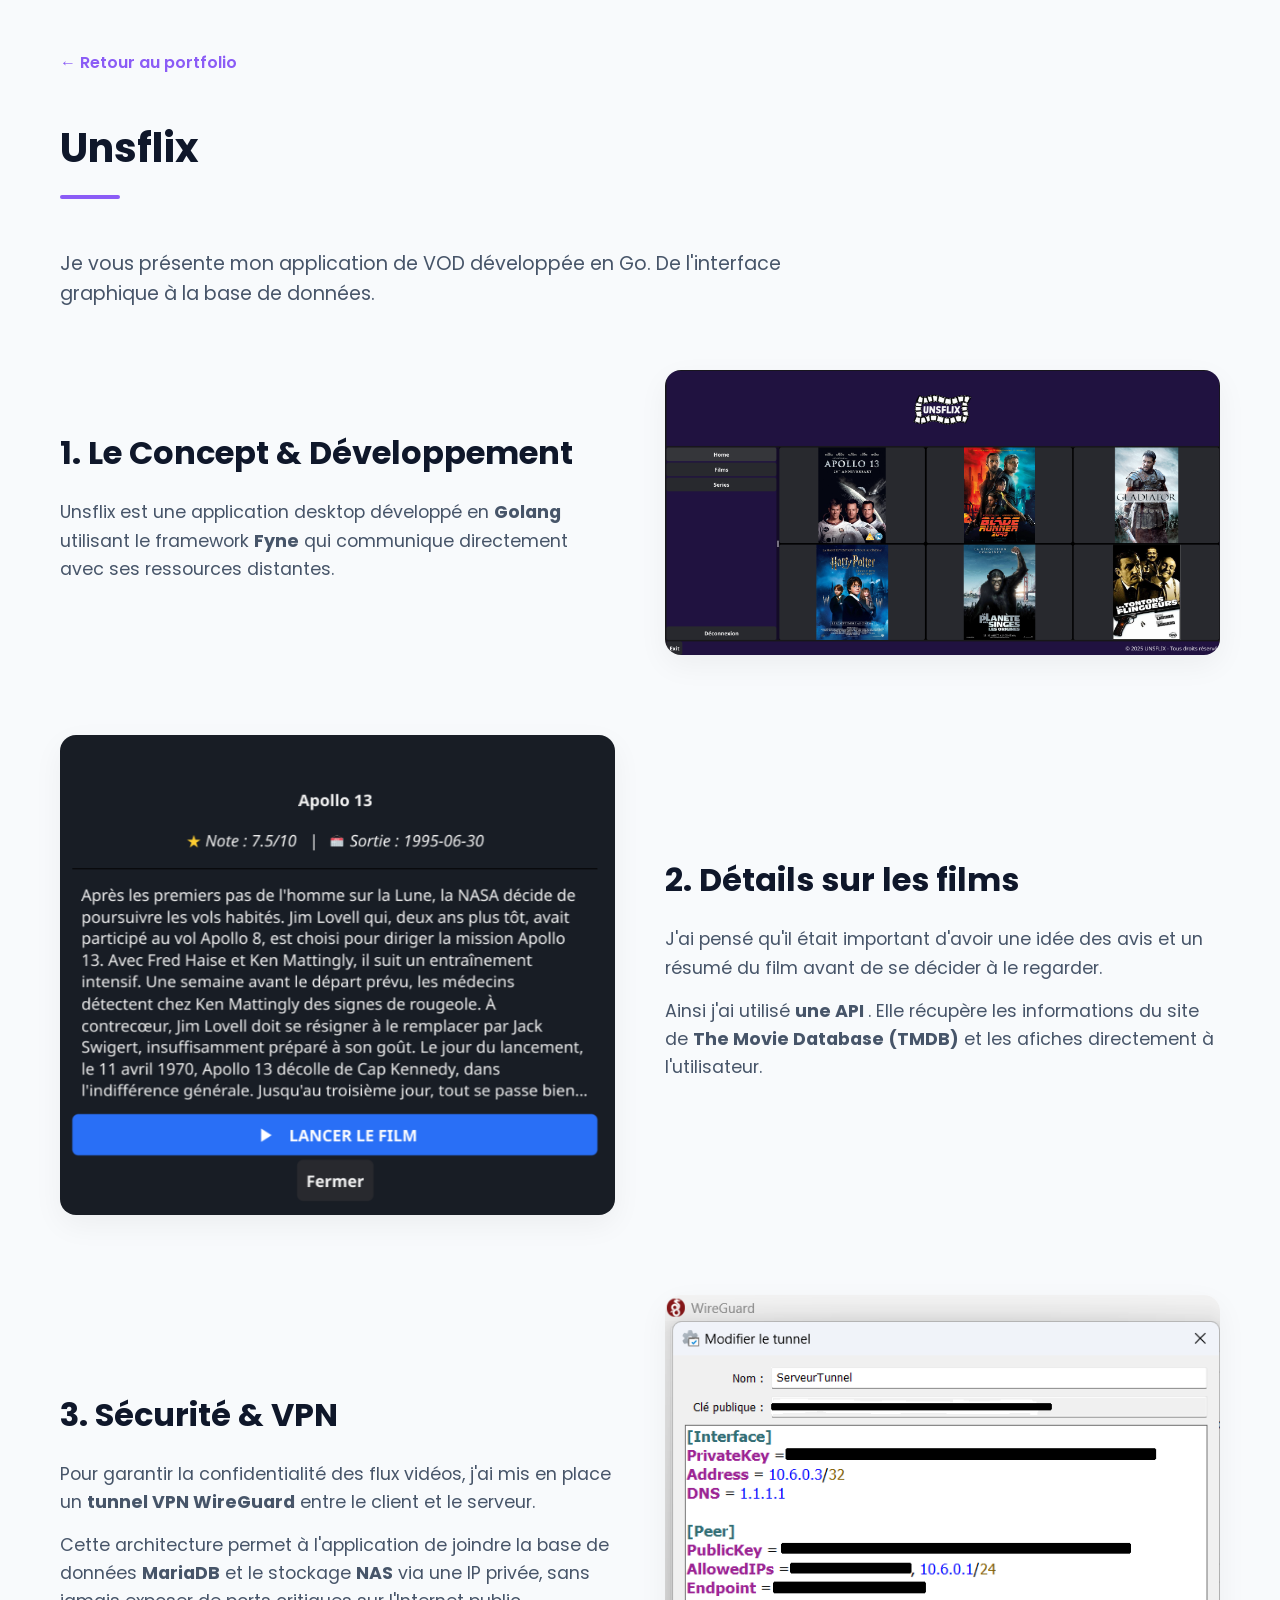
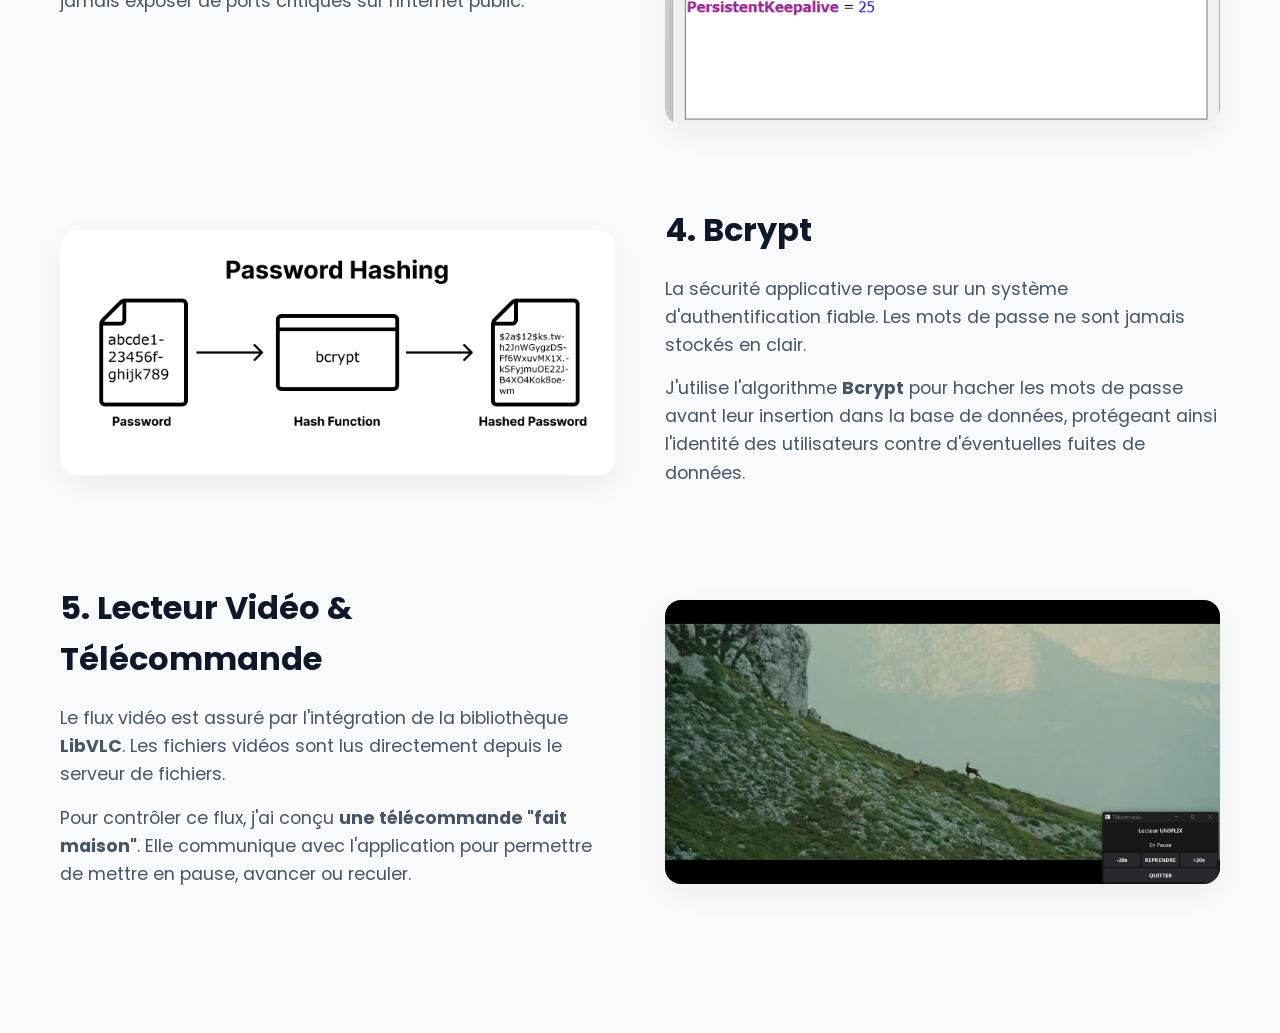
<file: unsflix.html>
<!DOCTYPE html>
<html lang="fr">
<head>
    <meta charset="UTF-8">
    <meta name="viewport" content="width=device-width, initial-scale=1.0">
    <title>Unsflix - Mathis Delaune</title>
    <link href="https://fonts.googleapis.com/css2?family=Poppins:wght@300;400;500;600;700&display=swap" rel="stylesheet">
    <link rel="stylesheet" href="style.css">
    
    <style>
        .project-container {
            max-width: 1200px;
            margin: 0 auto;
            padding: 50px 20px;
        }
        
        .back-btn {
            display: inline-flex;
            align-items: center;
            gap: 10px;
            color: var(--primary);
            text-decoration: none;
            font-weight: 600;
            margin-bottom: 40px;
            transition: color 0.3s ease;
        }
        
        .back-btn:hover {
            color: var(--text-main);
        }

        .project-header {
            margin-bottom: 60px;
        }

        /* Grille pour aligner Texte à gauche / Image à droite */
        .feature-row {
            display: grid;
            grid-template-columns: 1fr 1fr;
            gap: 50px;
            align-items: center;
            margin-bottom: 80px;
        }

        /* Inverse l'ordre pour casser la monotonie (Image à gauche / Texte à droite) */
        .feature-row.reverse {
            direction: rtl;
        }
        .feature-row.reverse > * {
            direction: ltr;
        }

        .feature-text h2 {
            font-size: 2em;
            color: var(--text-main);
            margin-bottom: 20px;
        }

        .feature-text p {
            color: var(--text-muted);
            font-size: 1.1em;
            margin-bottom: 15px;
        }

        /* Boîte pour les images */
        .media-placeholder {
            background: var(--card-bg);
            border-radius: 16px;
            height: 350px;
            display: flex;
            align-items: center;
            justify-content: center;
            color: var(--text-muted);
            box-shadow: 0 10px 30px rgba(0,0,0,0.05);
            overflow: hidden;
            text-align: center;
            padding: 20px;
        }

        .media-placeholder img {
            width: 100%;
            height: 100%;
            object-fit: cover;
        }

        @media (max-width: 992px) {
            .feature-row { grid-template-columns: 1fr; }
            .feature-row.reverse { direction: ltr; }
        }
    </style>
</head>
<body style="background-color: var(--bg-color);"> <div class="project-container">
        
        <a href="index.html#projets" class="back-btn">← Retour au portfolio</a>

        <div class="project-header">
            <h1 class="section-title">Unsflix</h1>
            <p style="font-size: 1.2em; color: var(--text-muted); max-width: 800px;">
                Je vous présente mon application de VOD développée en Go. De l'interface graphique à la base de données.
            </p>
        </div>

        <div class="feature-row">
            <div class="feature-text">
                <h2>1. Le Concept & Développement</h2>
                <p>Unsflix est une application desktop développé en <strong>Golang</strong> utilisant le framework <strong>Fyne</strong> qui communique directement avec ses ressources distantes.</p>
            </div>
            <div class="media-placeholder" style="height: auto; padding: 0; overflow: hidden;">
                <img src="/Ressources/Img/unsflixAccueil.png" 
                alt="Interface de l'accueil de Unsflix" 
                style="width: 100%; height: auto; display: block;">
            </div>
        </div>

        <div class="feature-row reverse">
            <div class="feature-text">
                <h2>2. Détails sur les films</h2>
                <p>J'ai pensé qu'il était important d'avoir une idée des avis et un résumé du film avant de se décider à le regarder.</p>
                <p>Ainsi j'ai utilisé <strong>une API </strong>. Elle récupère les informations du site de <strong>The Movie Database (TMDB)</strong> et les afiches directement à l'utilisateur.</p>
            </div>
            <div style="display: flex; flex-direction: column; gap: 20px;">
                <div class="media-placeholder" style="height: auto; padding: 0; overflow: hidden;">
                <img src="/Ressources/Img/unflixAPI.png" 
                alt="Image de l'API" 
                style="width: 100%; height: auto; display: block;">
            </div>
            </div>
        </div>

        <div class="feature-row">
            <div class="feature-text">
                <h2>3. Sécurité & VPN</h2>
                <p>Pour garantir la confidentialité des flux vidéos, j'ai mis en place un <strong>tunnel VPN WireGuard</strong> entre le client et le serveur. </p>
                <p>Cette architecture permet à l'application de joindre la base de données <strong>MariaDB</strong> et le stockage <strong>NAS</strong> via une IP privée, sans jamais exposer de ports critiques sur l'Internet public.</p>
            </div>
            <div class="media-placeholder" style="height: auto; padding: 0; overflow: hidden;">
                <img src="/Ressources/Img/unsflixWireGuard.png" 
                alt="Image WireGuard" 
                style="width: 100%; height: auto; display: block;">
            </div>
        </div>

        <div class="feature-row reverse">
            <div class="feature-text">
                <h2>4. Bcrypt</h2>
                <p>La sécurité applicative repose sur un système d'authentification fiable. Les mots de passe ne sont jamais stockés en clair.</p>
                <p>J'utilise l'algorithme <strong>Bcrypt</strong> pour hacher les mots de passe avant leur insertion dans la base de données, protégeant ainsi l'identité des utilisateurs contre d'éventuelles fuites de données.</p>
            </div>
            <div style="display: flex; flex-direction: column; gap: 20px;">
                <div class="media-placeholder" style="height: auto; padding: 0; overflow: hidden;">
                <img src="/Ressources/Img/unsflixBcrypt.png" 
                alt="Image Bcrypt" 
                style="width: 100%; height: auto; display: block;">
            </div>
            </div>
        </div>

        <div class="feature-row">
            <div class="feature-text">
                <h2>5. Lecteur Vidéo & Télécommande</h2>
                <p>Le flux vidéo est assuré par l'intégration de la bibliothèque <strong>LibVLC</strong>. Les fichiers vidéos sont lus directement depuis le serveur de fichiers.</p>
                <p>Pour contrôler ce flux, j'ai conçu <strong>une télécommande "fait maison"</strong>. Elle communique avec l'application pour permettre de mettre en pause, avancer ou reculer.</p>
            </div>
            <div style="display: flex; flex-direction: column; gap: 20px;">
                <div class="media-placeholder" style="height: auto; padding: 0; overflow: hidden;">
                <img src="/Ressources/Img/unsflixLecture.png" 
                alt="Interface du lecteur de Unsflix" 
                style="width: 100%; height: auto; display: block;">
            </div>
            </div>
        </div>

    </div>

</body>
</html>
</file>
<file: style.css>
/* =========================================
   1. VARIABLES & RESET (BASE DU THÈME CLAIR)
========================================= */
@import url('https://fonts.googleapis.com/css2?family=Poppins:wght@300;400;500;600;700&display=swap');

:root {
  --bg-color: #f8fafc; /* Gris extrêmement clair (presque blanc) pour le fond principal */
  --bg-alt: #ffffff; /* Blanc pur pour alterner les sections */
  --primary: #8b5cf6; /* Le violet vif reste, il ressort super bien sur le blanc */
  --primary-hover: #7c3aed;
  --text-main: #0f172a; /* Noir/Gris très foncé pour le texte principal */
  --text-muted: #475569; /* Gris moyen pour les textes secondaires */
  --card-bg: rgba(255, 255, 255, 0.8); /* Fond blanc transparent pour les cartes */
  --border-color: rgba(0, 0, 0, 0.08); /* Ligne grise très discrète pour les bordures */
}

* {
  margin: 0;
  padding: 0;
  box-sizing: border-box;
}

html {
  scroll-behavior: smooth;
}

body {
  font-family: 'Poppins', sans-serif;
  background-color: var(--bg-color);
  color: var(--text-main);
  line-height: 1.6;
  overflow-x: hidden;
}

/* =========================================
   2. SIDEBAR LATÉRALE (LE MENU GAUCHE)
========================================= */
.sidebar {
  position: fixed;
  top: 0;
  left: 0;
  width: 250px;
  height: 100vh;
  background: rgba(255, 255, 255, 0.95); /* Fond blanc semi-transparent */
  backdrop-filter: blur(10px);
  z-index: 1000;
  border-right: 1px solid var(--border-color);
  display: flex;
  flex-direction: column;
}

.nav-content {
  padding: 40px 30px;
  display: flex;
  flex-direction: column;
  height: 100%;
  background-color: #e7e1f6;
}

.logo {
  font-size: 1.2em;
  font-weight: 700;
  color: var(--text-main);
  text-decoration: none;
  margin-bottom: 50px;
  letter-spacing: 2px;
}

.nav-links {
  list-style: none;
  display: flex;
  flex-direction: column;
  gap: 15px;
}

.nav-links a {
  text-decoration: none;
  color: var(--text-muted);
  font-weight: 500;
  transition: all 0.3s ease;
  display: block;
  padding: 12px 15px;
  border-left: 3px solid transparent;
  border-radius: 0 8px 8px 0;
}

.nav-links a:hover {
  color: var(--text-main);
  background: rgba(0, 0, 0, 0.03); /* Léger fond gris au survol */
}

/* L'EFFET D'ALLUMAGE QUAND ON SCROLLE */
.nav-links a.active {
  color: var(--primary);
  font-weight: 600;
  border-left: 3px solid var(--primary);
  background: linear-gradient(90deg, rgba(139, 92, 246, 0.08) 0%, transparent 100%);
}

/* =========================================
   3. STRUCTURE DU CONTENU PRINCIPAL
========================================= */
.main-content {
  margin-left: 250px;
  width: calc(100% - 250px);
}

.section {
  padding: 100px 60px;
  min-height: 100vh;
  display: flex;
  flex-direction: column;
  justify-content: center;
}

.alt-bg {
  background-color: var(--bg-alt);
}

.section-title {
  font-size: 2.5em;
  margin-bottom: 50px;
  text-align: left;
  font-weight: 700;
}

.section-title::after {
  content: '';
  display: block;
  width: 60px;
  height: 4px;
  background: var(--primary);
  margin-top: 15px;
  border-radius: 2px;
}

/* =========================================
   4. ACCUEIL (HERO SECTION)
========================================= */
.hero {
  align-items: flex-start;
}

.hero-content h1 {
  font-size: 4em;
  margin-bottom: 10px;
  line-height: 1.1;
}

.hero-content h2 {
  font-size: 2em;
  color: var(--text-muted);
  margin-bottom: 25px;
  font-weight: 500;
}

.hero-content p {
  font-size: 1.1em;
  color: var(--text-muted);
  max-width: 600px;
  margin-bottom: 40px;
}

.highlight {
  color: var(--primary);
}

/* =========================================
   5. BOUTONS
========================================= */
.btn-primary, .btn-secondary {
  display: inline-block;
  padding: 12px 30px;
  border-radius: 8px;
  text-decoration: none;
  font-weight: 600;
  transition: all 0.3s ease;
  font-size: 1.05em;
}

.btn-primary {
  background: var(--primary);
  color: #fff;
  box-shadow: 0 4px 15px rgba(139, 92, 246, 0.3);
}

.btn-primary:hover {
  background: var(--primary-hover);
  transform: translateY(-3px);
  box-shadow: 0 10px 25px rgba(139, 92, 246, 0.4);
}

.btn-secondary {
  border: 2px solid var(--primary);
  color: var(--primary);
  margin-top: 20px;
  background: transparent;
}

.btn-secondary:hover {
  background: var(--primary);
  color: #fff;
  box-shadow: 0 4px 15px rgba(139, 92, 246, 0.3);
}

/* =========================================
   6. CARTES (GLASSMORPHISM VERSION CLAIRE)
========================================= */
.cards-grid {
  display: grid;
  grid-template-columns: repeat(auto-fit, minmax(350px, 1fr));
  gap: 30px;
  width: 100%;
}

.glass-card {
  background: var(--card-bg);
  backdrop-filter: blur(10px);
  border: 1px solid var(--border-color);
  padding: 40px;
  border-radius: 16px;
  transition: transform 0.3s ease, box-shadow 0.3s ease, border-color 0.3s ease;
  box-shadow: 0 4px 6px -1px rgba(0, 0, 0, 0.05), 0 2px 4px -1px rgba(0, 0, 0, 0.03); /* Ombre douce de base */

  display: flex;
  flex-direction: column;
  height: 100%; /* Force la carte à prendre toute la hauteur dispo dans la grille */
  
}

.glass-card:hover {
  transform: translateY(-8px);
  box-shadow: 0 20px 40px rgba(0, 0, 0, 0.08); /* Ombre plus forte au survol */
  border-color: rgba(139, 92, 246, 0.3);
}

.glass-card h3 {
  font-size: 1.5em;
  margin-bottom: 15px;
  color: var(--text-main);
}

.glass-card p {
  color: var(--text-muted);
  margin-bottom: 20px;
}

.badge {
  display: inline-block;
  background: rgba(139, 92, 246, 0.1);
  color: var(--primary);
  padding: 6px 14px;
  border-radius: 20px;
  font-size: 0.85em;
  font-weight: 600;
  margin-bottom: 20px;
  letter-spacing: 0.5px;
  align-self: flex-start;
}

/* Listes propres (Compétences) */
.clean-list {
  list-style: none;
}

.clean-list li {
  padding: 10px 0;
  color: var(--text-muted);
  border-bottom: 1px solid var(--border-color);
  display: flex;
  align-items: center;
  margin-bottom: 25px;
}



/* Tags de technologies (Projets) */
.tech-tags {
  display: flex;
  flex-wrap: wrap;
  gap: 10px;
  margin-bottom: 25px;
}

.tech-tags span {
  font-size: 0.85em;
  background: rgba(0, 0, 0, 0.03);
  padding: 6px 12px;
  border-radius: 6px;
  color: var(--text-muted);
  border: 1px solid var(--border-color);
}

.project-link {
  color: var(--primary);
  text-decoration: none;
  font-weight: 600;
  transition: color 0.3s ease;
  display: inline-flex;
  align-items: center;
  gap: 5px;
  
  margin-top: auto; /* Pousse le bouton vers le bas */
  align-self: flex-start; 
}

.project-link:hover {
  color: var(--text-main);
}

/* =========================================
   7. SECTION À PROPOS
========================================= */
.about-grid {
  display: grid;
  grid-template-columns: 1fr 1fr;
  gap: 60px;
  align-items: center;
}

.about-text p {
  font-size: 1.1em;
  color: var(--text-muted);
  margin-bottom: 20px;
}

.img-placeholder {
  width: 100%;
  height: 400px;
  background: #f1f5f9; /* Gris très clair pour remplacer l'image temporaire */
  border-radius: 16px;
  display: flex;
  align-items: center;
  justify-content: center;
  color: var(--text-muted);
  border: 1px solid var(--border-color);
  box-shadow: 0 10px 30px rgba(0,0,0,0.05);
}

/* Style de la photo de profil */
.profile-img {
  width: 100%;
  max-width: 400px; /* Évite que la photo soit gigantesque */
  height: 400px;
  object-fit: cover; /* Permet de recadrer proprement l'image sans l'écraser */
  border-radius: 16px; /* Bords arrondis comme les cartes */
  box-shadow: 0 10px 30px rgba(0,0,0,0.1); /* Jolie ombre douce */
  display: block;
  margin: 0 auto; /* Centre l'image */
}

/* =========================================
   10. SECTION VEILLE
========================================= */
.veille-topic {
  width: 100%;
}

.veille-topic-title {
  font-size: 1.8em;
  font-weight: 600;
  color: var(--text-main);
  margin-bottom: 30px;
  padding-left: 15px;
  border-left: 4px solid var(--primary);
}

.veille-articles {
  display: flex;
  flex-direction: column;
  gap: 25px;
}

.veille-card {
  padding: 30px 35px;
  display: flex;
  flex-direction: column;
  gap: 12px;
}

.veille-header {
  display: flex;
  align-items: baseline;
  gap: 12px;
}

.veille-number {
  font-size: 1.4em;
  font-weight: 700;
  color: var(--primary);
  flex-shrink: 0;
}

.veille-article-title {
  font-size: 1.15em;
  font-weight: 600;
  color: var(--text-main);
  margin: 0;
}

.veille-date {
  font-size: 0.85em;
  color: var(--text-muted);
  font-weight: 500;
  letter-spacing: 0.3px;
}

.veille-link {
  margin-top: 0;
}

.veille-summary {
  font-size: 0.95em;
  color: var(--text-muted);
  line-height: 1.7;
  margin: 0;
  padding-top: 10px;
  border-top: 1px solid var(--border-color);
}
footer {
  text-align: center;
  padding: 40px;
  background: rgb(255, 252, 252);
  color: black;
  border-top: 1px solid;
  border-color: rgb(227, 227, 227);
  width: 100%;
}

/* =========================================
   9. RESPONSIVE (TÉLÉPHONES)
========================================= */
@media (max-width: 992px) {
  .sidebar {
    width: 100%;
    height: 70px;
    border-right: none;
    border-bottom: 1px solid var(--border-color);
    flex-direction: row;
  }
  .nav-content {
    padding: 0 20px;
    flex-direction: row;
    align-items: center;
    justify-content: space-between;
    width: 100%;
    background-color: #e7e1f6;
  }
  .logo { margin-bottom: 0; font-size: 1.5em; }
  .nav-links { display: none; }
  
  .main-content, footer { margin-left: 0; width: 100%; }
  .section { padding: 100px 30px 60px 30px; }
  .hero { min-height: 100vh; }
  .hero-content h1 { font-size: 3em; }
  .about-grid { grid-template-columns: 1fr; }
}
</file>
